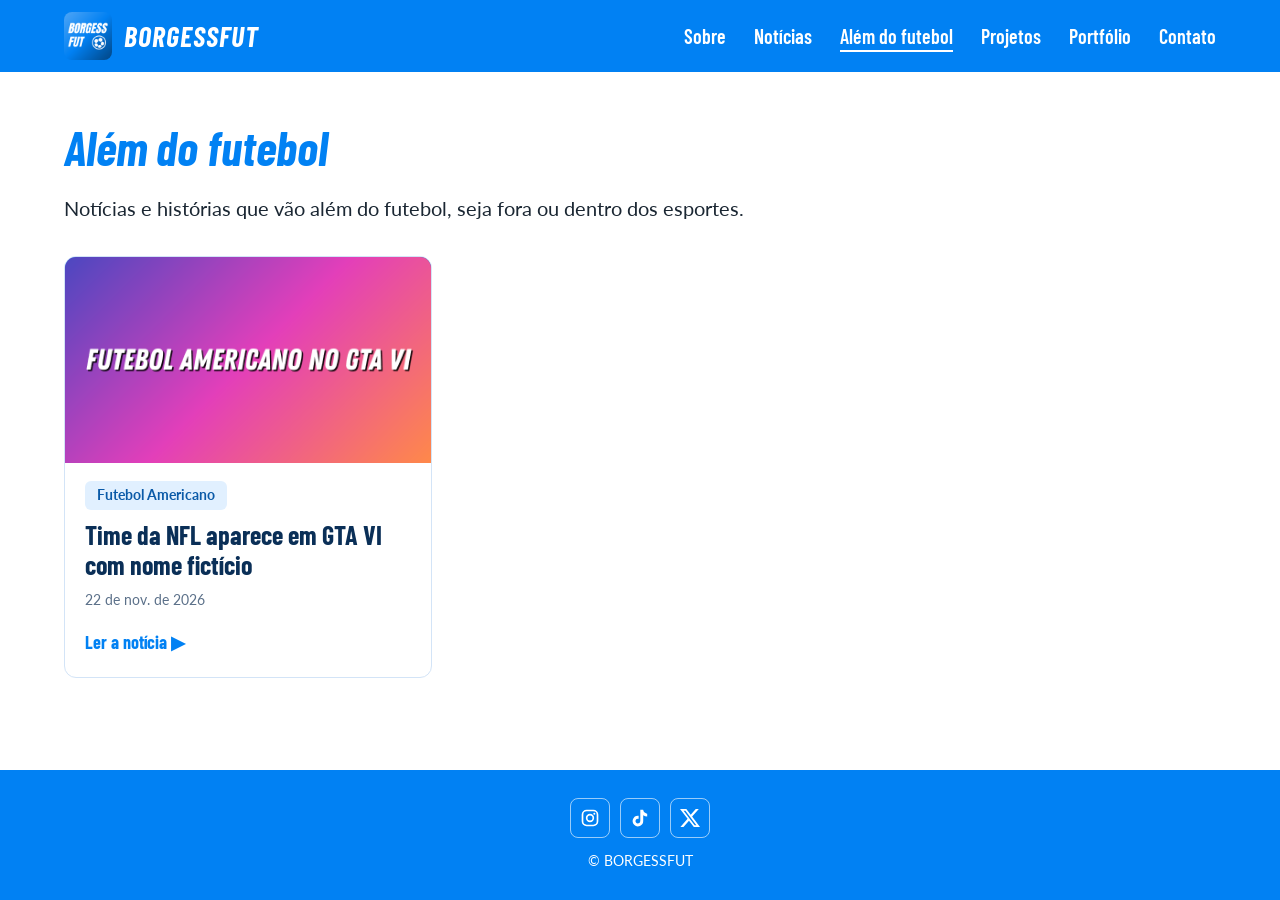
<file: alem-do-futebol.html>
<!DOCTYPE html>
<html lang="pt-BR">
<head>
  <meta charset="UTF-8">
  <meta name="viewport" content="width=device-width, initial-scale=1">
  <title>Além do futebol | BORGESSFUT</title>
  <link rel="icon" href="logo-site.png">
  <meta name="description" content="Notícias e histórias que vão além do futebol, seja fora ou dentro dos esportes.">
  <meta property="og:type" content="website">
  <meta property="og:site_name" content="BORGESSFUT">
  <meta property="og:locale" content="pt_BR">
  <meta property="og:title" content="Além do futebol | BORGESSFUT">
  <meta property="og:description" content="Notícias e histórias que vão além do futebol, seja fora ou dentro dos esportes.">
  <meta property="og:image" content="https://borgessfut.com.br/compartilhar.jpg">
  <meta property="og:image:width" content="1200">
  <meta property="og:image:height" content="630">
  <meta name="twitter:card" content="summary_large_image">
  <link rel="preconnect" href="https://fonts.googleapis.com">
  <link rel="preconnect" href="https://fonts.gstatic.com" crossorigin>
  <link href="https://fonts.googleapis.com/css2?family=Barlow+Condensed:ital,wght@0,600;0,700;1,700&family=Lato:wght@400;700&display=swap" rel="stylesheet">
  <link rel="stylesheet" href="estilo.css">
</head>
<body>
  <div id="cabecalho"></div>

  <main class="pagina larga">
    <h1>Além do futebol</h1>
     <p class="lead">Notícias e histórias que vão além do futebol, seja fora ou dentro dos esportes.</p>
    <div class="cards-noticias" id="lista"></div>
  </main>

  <div id="rodape"></div>
  <script src="site.js"></script>
  <script>
    var MESES = ['jan.', 'fev.', 'mar.', 'abr.', 'mai.', 'jun.', 'jul.', 'ago.', 'set.', 'out.', 'nov.', 'dez.'];

    function slug(t) {
      return (t || '').toLowerCase().normalize('NFD').replace(/[\u0300-\u036f]/g, '')
        .replace(/[^a-z0-9]+/g, '-').replace(/^-|-$/g, '');
    }
    function el(tag, cls, txt) {
      var e = document.createElement(tag);
      if (cls) e.className = cls;
      if (txt) e.textContent = txt;
      return e;
    }
    function dataLonga(s) {
      var p = (s || '').slice(0, 10).split('-');
      if (p.length !== 3) return '';
      return Number(p[2]) + ' de ' + MESES[Number(p[1]) - 1] + ' de ' + p[0];
    }
    function idDe(n) {
      return slug(n.titulo) + '-' + (n.data || '').slice(0, 10);
    }

    var lista = document.getElementById('lista');

    fetch('content/noticias.json')
      .then(function (r) { return r.json(); })
      .then(function (d) {
        var itens = (d.itens || []).filter(function (n) { return n.secao === 'Outros esportes'; })
          .sort(function (a, b) { return (b.data || '').localeCompare(a.data || ''); });

        if (!itens.length) {
          lista.className = '';
          lista.appendChild(el('p', 'vazio', 'Nenhuma notícia de outros esportes publicada ainda.'));
          return;
        }

        itens.forEach(function (n) {
          var a = el('a', 'card-noticia');
      a.href = 'noticia/' + idDe(n) + '.html';

          var capa = el('div', 'card-capa');
          if (n.imagem) {
            var im = el('img');
            im.src = n.imagem;
            im.alt = '';
            im.loading = 'lazy';
            capa.appendChild(im);
          }
          a.appendChild(capa);

          var corpo = el('div', 'card-corpo');
          if (n.esporte) corpo.appendChild(el('span', 'etiqueta', n.esporte));
          corpo.appendChild(el('h3', '', n.titulo));
          if (n.data) corpo.appendChild(el('p', 'card-data', dataLonga(n.data)));
          corpo.appendChild(el('span', 'card-ler', 'Ler a notícia ▶'));
          a.appendChild(corpo);
          lista.appendChild(a);
        });
      })
      .catch(function () {
        lista.className = '';
        lista.appendChild(el('p', 'vazio', 'Não foi possível carregar as notícias.'));
      });
  </script>
</body>
</html>
</file>
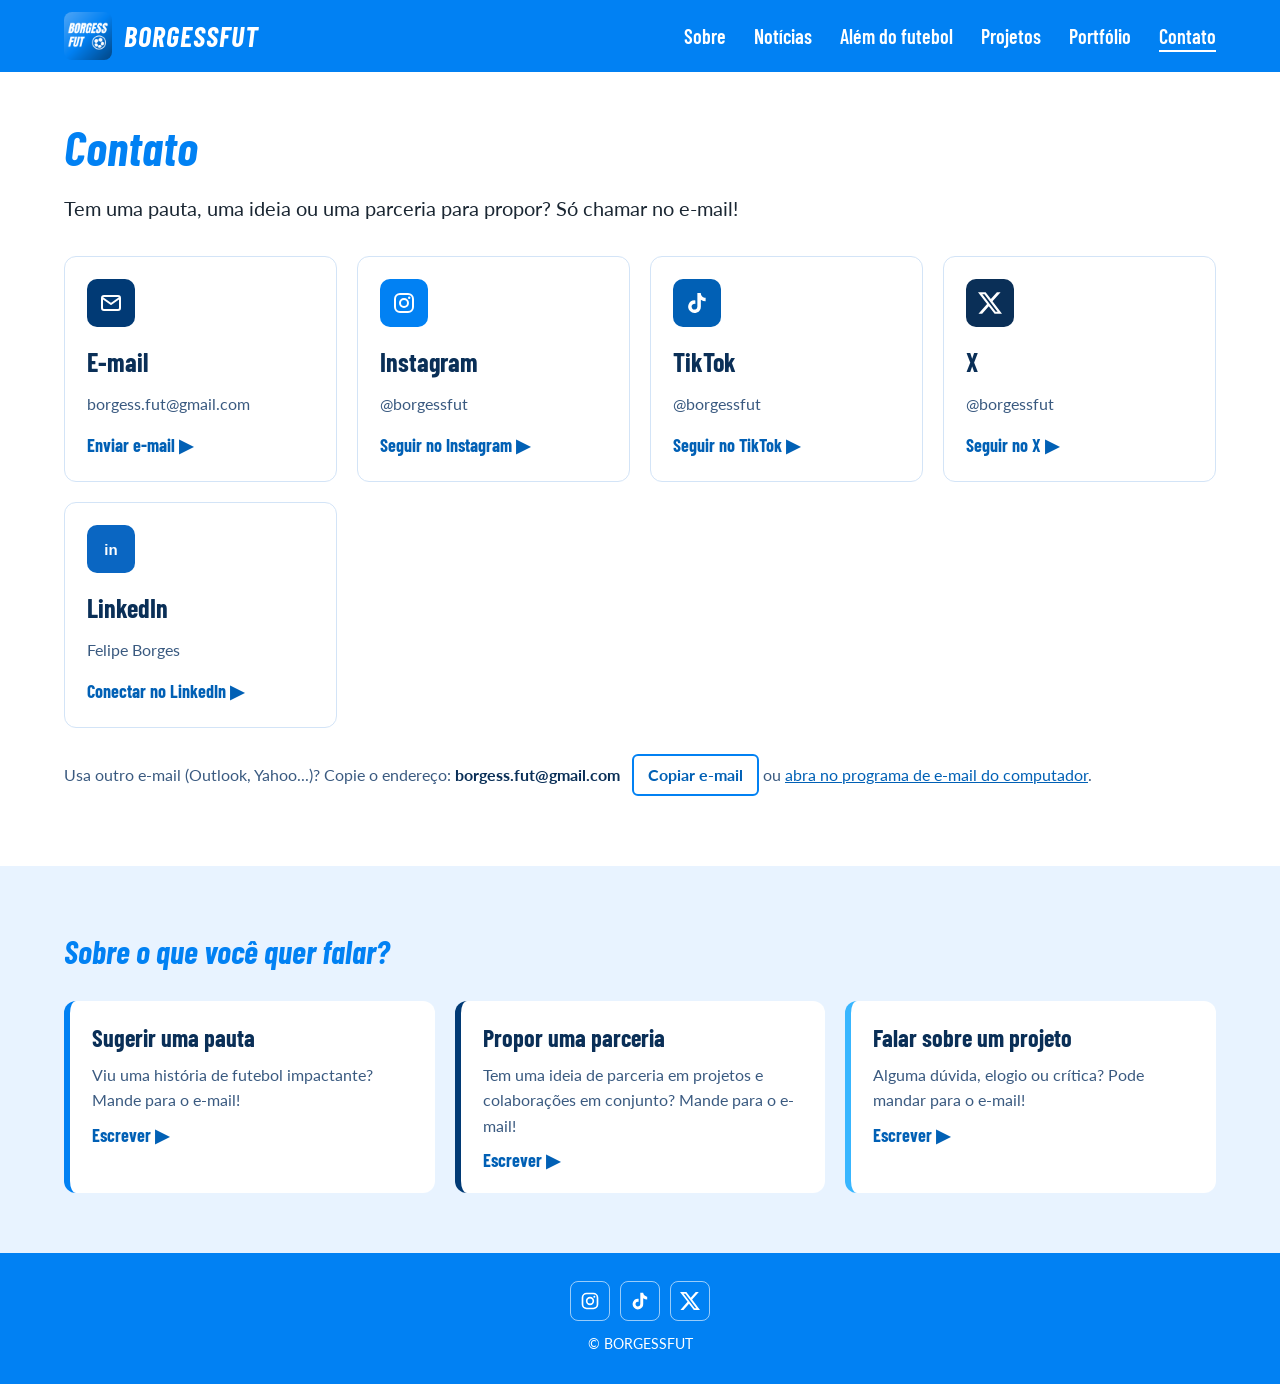
<file: contato.html>
<!DOCTYPE html>
<html lang="pt-BR">
<head>
  <meta charset="UTF-8">
  <meta name="viewport" content="width=device-width, initial-scale=1">
  <title>Contato | BORGESSFUT</title>
  <link rel="icon" href="logo-site.png">
  <meta name="description" content="Tem uma pauta, uma ideia ou uma parceria para propor? Só chamar no e-mail!">
  <meta property="og:type" content="website">
  <meta property="og:site_name" content="BORGESSFUT">
  <meta property="og:locale" content="pt_BR">
  <meta property="og:title" content="Contato | BORGESSFUT">
  <meta property="og:description" content="Tem uma pauta, uma ideia ou uma parceria para propor? Só chamar no e-mail!">
  <meta property="og:image" content="https://borgessfut.com.br/compartilhar.jpg">
  <meta property="og:image:width" content="1200">
  <meta property="og:image:height" content="630">
  <meta name="twitter:card" content="summary_large_image">
  <link rel="preconnect" href="https://fonts.googleapis.com">
  <link rel="preconnect" href="https://fonts.gstatic.com" crossorigin>
  <link href="https://fonts.googleapis.com/css2?family=Barlow+Condensed:ital,wght@0,600;0,700;1,700&family=Lato:wght@400;700&display=swap" rel="stylesheet">
  <link rel="stylesheet" href="estilo.css">
</head>
<body>
  <div id="cabecalho"></div>

  <main class="pagina larga">
    <h1>Contato</h1>
      <p class="lead">Tem uma pauta, uma ideia ou uma parceria para propor? Só chamar no e-mail!</p>

    <div class="contato-grid">

      <a class="contato-card" data-assunto="" style="--cor:#013a75">
        <span class="contato-icone">
          <svg viewBox="0 0 24 24" aria-hidden="true"><rect x="3" y="5" width="18" height="14" rx="2" fill="none" stroke="currentColor" stroke-width="2"/><path d="M3.5 7l8.5 6 8.5-6" fill="none" stroke="currentColor" stroke-width="2" stroke-linejoin="round"/></svg>
        </span>
        <h3>E-mail</h3>
        <p class="email-texto"></p>
        <span class="contato-acao">Enviar e-mail ▶</span>
      </a>

      <a class="contato-card" href="https://www.instagram.com/borgessfut/" target="_blank" rel="noopener" style="--cor:#0181f3">
        <span class="contato-icone">
          <svg viewBox="0 0 24 24" aria-hidden="true"><rect x="3" y="3" width="18" height="18" rx="5" fill="none" stroke="currentColor" stroke-width="2"/><circle cx="12" cy="12" r="4" fill="none" stroke="currentColor" stroke-width="2"/><circle cx="17.2" cy="6.8" r="1.2" fill="currentColor"/></svg>
        </span>
        <h3>Instagram</h3>
        <p>@borgessfut</p>
        <span class="contato-acao">Seguir no Instagram ▶</span>
      </a>

      <a class="contato-card" href="https://www.tiktok.com/@borgessfut" target="_blank" rel="noopener" style="--cor:#0160b5">
        <span class="contato-icone">
          <svg viewBox="0 0 24 24" aria-hidden="true"><path fill="currentColor" d="M19.59 6.69a4.83 4.83 0 0 1-3.77-4.25V2h-3.45v13.67a2.89 2.89 0 0 1-5.2 1.74 2.89 2.89 0 0 1 2.31-4.64 2.93 2.93 0 0 1 .88.13V9.4a6.84 6.84 0 0 0-1-.05A6.33 6.33 0 0 0 5 20.1a6.34 6.34 0 0 0 10.86-4.43v-7a8.16 8.16 0 0 0 4.77 1.52v-3.4a4.85 4.85 0 0 1-1-.1z"/></svg>
        </span>
        <h3>TikTok</h3>
        <p>@borgessfut</p>
        <span class="contato-acao">Seguir no TikTok ▶</span>
      </a>

      <a class="contato-card" href="https://x.com/borgessfut" target="_blank" rel="noopener" style="--cor:#0a2f57">
        <span class="contato-icone">
          <svg viewBox="0 0 24 24" aria-hidden="true"><path fill="currentColor" d="M18.901 1.153h3.68l-8.04 9.19L24 22.846h-7.406l-5.8-7.584-6.638 7.584H.474l8.6-9.83L0 1.154h7.594l5.243 6.932ZM17.61 20.644h2.039L6.486 3.24H4.298Z"/></svg>
        </span>
        <h3>X</h3>
        <p>@borgessfut</p>
        <span class="contato-acao">Seguir no X ▶</span>
      </a>
      
      <a class="contato-card" href="https://www.linkedin.com/in/SEU-PERFIL/" target="_blank" rel="noopener" style="--cor:#0a66c2">
        <span class="contato-icone">
          <svg viewBox="0 0 24 24" aria-hidden="true"><text x="12" y="17.5" text-anchor="middle" font-family="Arial, sans-serif" font-weight="800" font-size="15" fill="currentColor">in</text></svg>
        </span>
        <h3>LinkedIn</h3>
        <p>Felipe Borges</p>
        <span class="contato-acao">Conectar no LinkedIn ▶</span>
      </a>

    </div>

    <p class="copiar-linha">
      Usa outro e-mail (Outlook, Yahoo...)? Copie o endereço:
      <strong class="email-texto"></strong>
      <button type="button" id="copiar" class="btn-copiar">Copiar e-mail</button>
      ou <a id="link-mailto" href="#">abra no programa de e-mail do computador</a>.
    </p>
  </main>

  <section class="clara cresce">
    <h2>Sobre o que você quer falar?</h2>
    <div class="assuntos-grid">

      <a class="assunto" data-assunto="Sugestão de pauta" style="--cor:#0181f3">
        <h3>Sugerir uma pauta</h3>
             <p>Viu uma história de futebol impactante? Mande para o e-mail!</p>
        <span class="contato-acao">Escrever ▶</span>
      </a>

      <a class="assunto" data-assunto="Parceria" style="--cor:#013a75">
        <h3>Propor uma parceria</h3>
        <p>Tem uma ideia de parceria em projetos e colaborações em conjunto? Mande para o e-mail!</p>
        <span class="contato-acao">Escrever ▶</span>
      </a>

      <a class="assunto" data-assunto="Sobre os projetos do BORGESSFUT" style="--cor:#38b6ff">
        <h3>Falar sobre um projeto</h3>
        <p>Alguma dúvida, elogio ou crítica? Pode mandar para o e-mail!</p>
        <span class="contato-acao">Escrever ▶</span>
      </a>

    </div>
  </section>

  <div id="rodape"></div>
  <script src="site.js"></script>
  <script>
    var EMAIL = 'borgess.fut@gmail.com';

    function gmail(assunto) {
      return 'https://mail.google.com/mail/?view=cm&fs=1&to=' + encodeURIComponent(EMAIL) +
        (assunto ? '&su=' + encodeURIComponent(assunto) : '');
    }

    // Botões: abrem o Gmail no navegador, com o assunto preenchido
    document.querySelectorAll('[data-assunto]').forEach(function (a) {
      a.href = gmail(a.getAttribute('data-assunto'));
      a.target = '_blank';
      a.rel = 'noopener';
    });

    document.querySelectorAll('.email-texto').forEach(function (e) {
      e.textContent = EMAIL;
    });

    document.getElementById('link-mailto').href = 'mailto:' + EMAIL;

    // Botão de copiar o endereço
    document.getElementById('copiar').addEventListener('click', function () {
      var b = this;
      function ok() {
        b.textContent = 'Copiado ✓';
        setTimeout(function () { b.textContent = 'Copiar e-mail'; }, 2000);
      }
      if (navigator.clipboard && navigator.clipboard.writeText) {
        navigator.clipboard.writeText(EMAIL).then(ok, function () { b.textContent = EMAIL; });
      } else {
        b.textContent = EMAIL;
      }
    });
  </script>
</body>
</html>
</file>
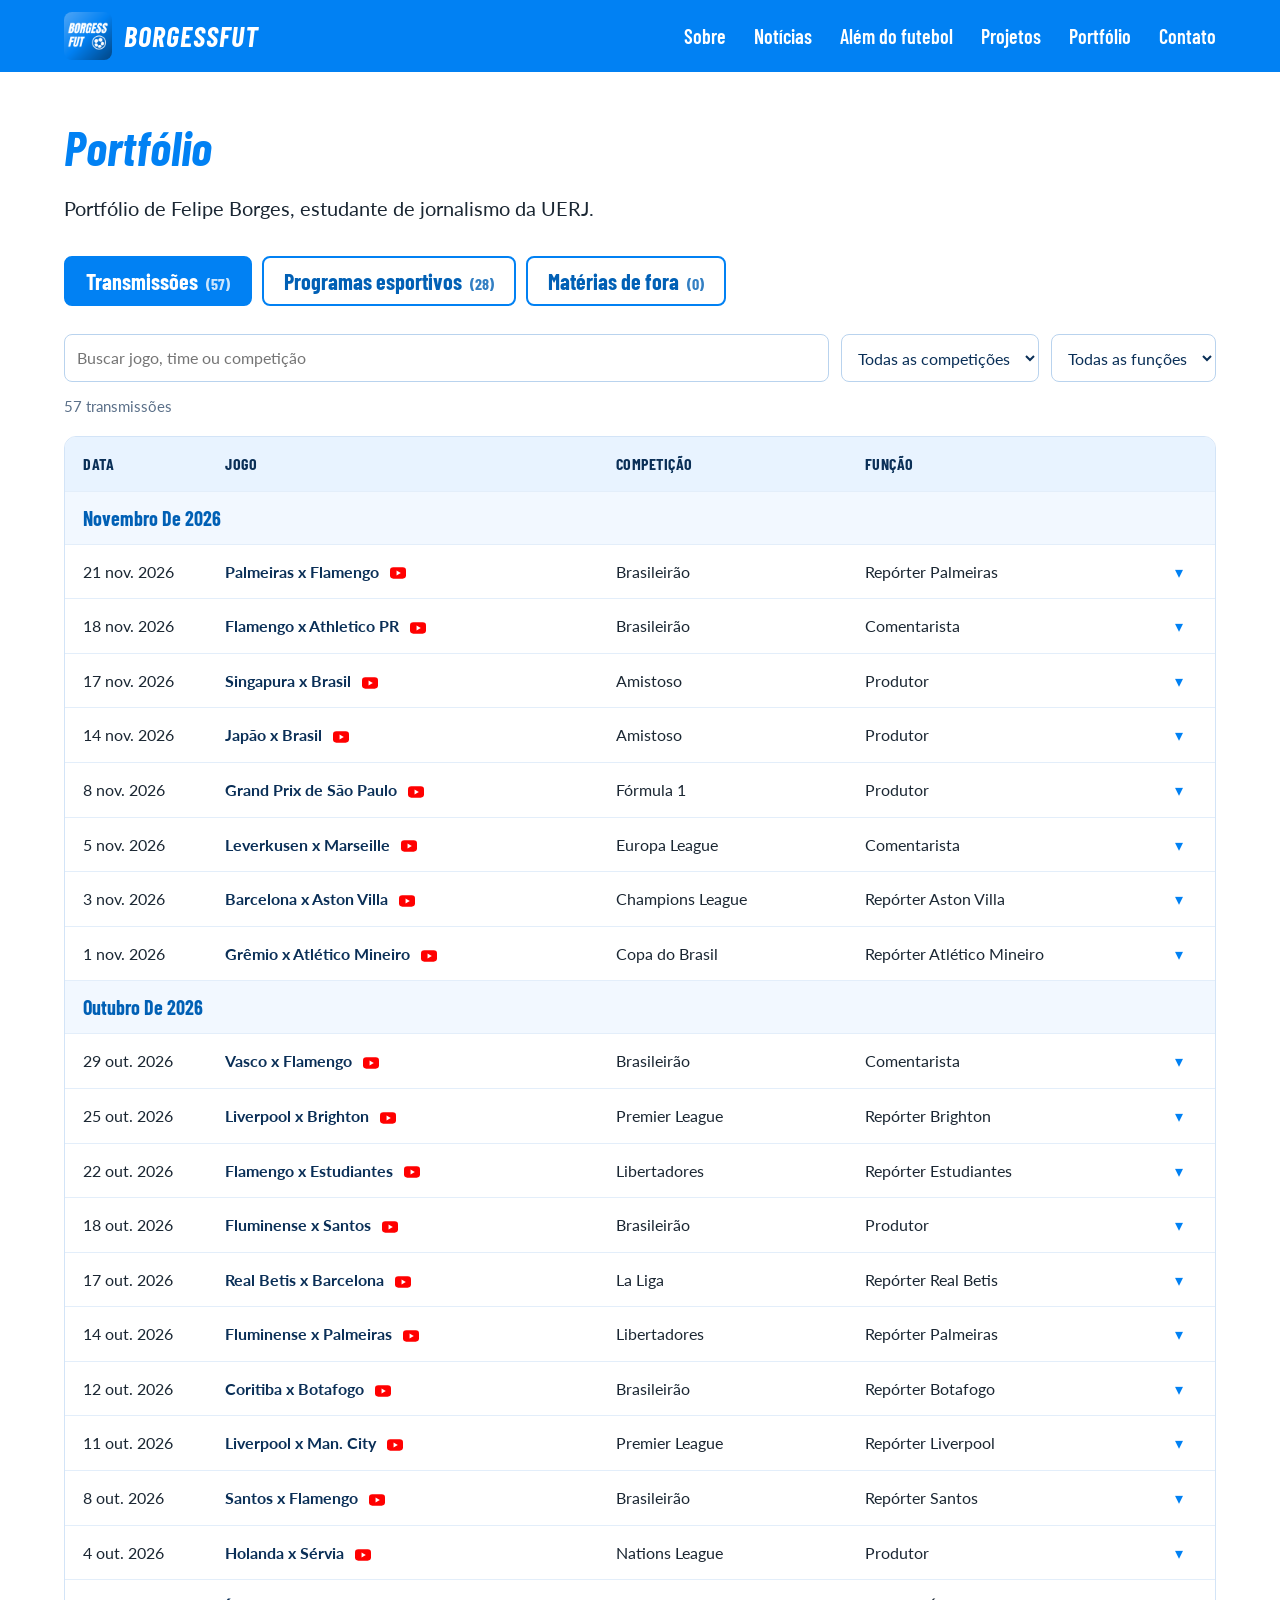
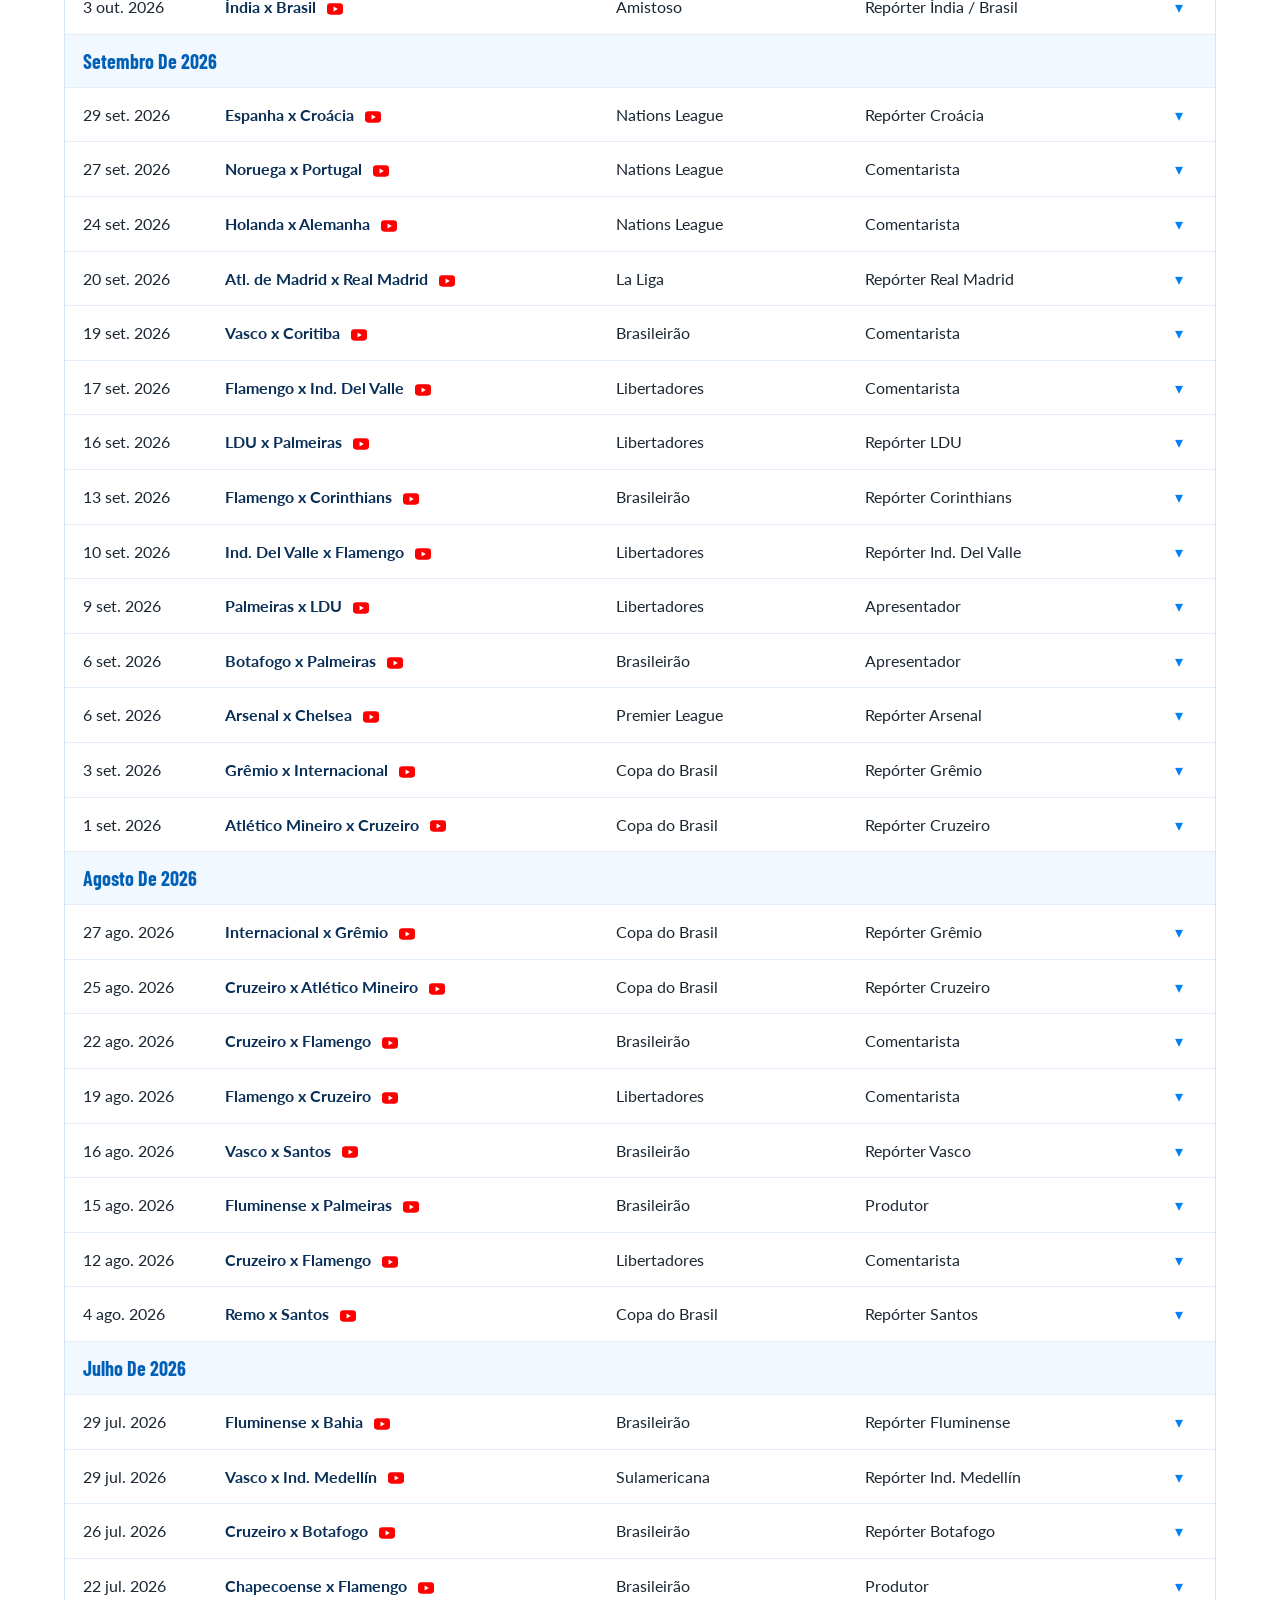
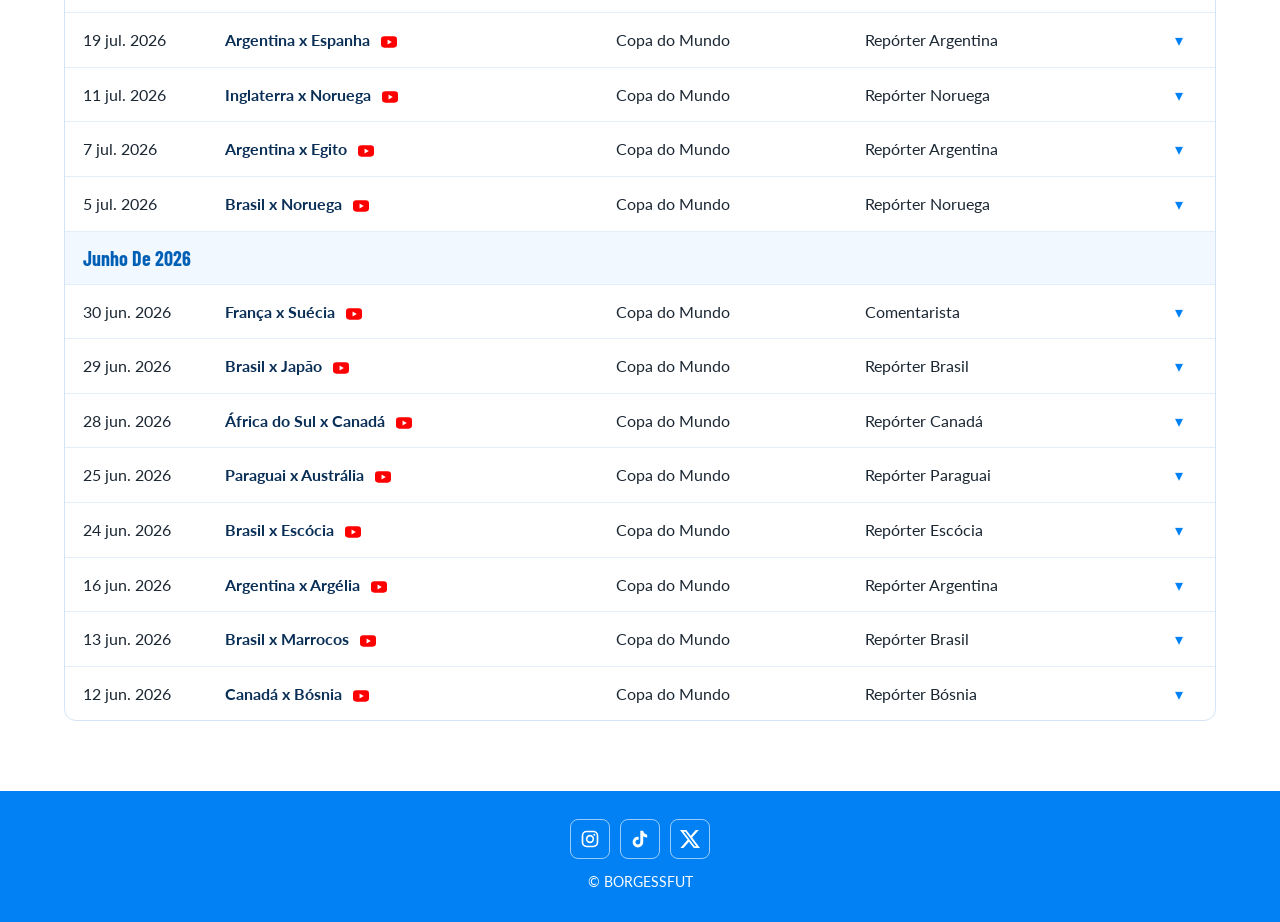
<file: portfolio (1).html>
<!DOCTYPE html>
<html lang="pt-BR">
<head>
  <meta charset="UTF-8">
  <meta name="viewport" content="width=device-width, initial-scale=1">
  <title>Portfólio | BORGESSFUT</title>
  <link rel="icon" href="logo-site.png">
  <meta name="description" content="Portfólio de Felipe Borges, estudante de jornalismo da UERJ.">
  <meta property="og:type" content="website">
  <meta property="og:site_name" content="BORGESSFUT">
  <meta property="og:locale" content="pt_BR">
  <meta property="og:title" content="Portfólio | BORGESSFUT">
  <meta property="og:description" content="Portfólio de Felipe Borges, estudante de jornalismo da UERJ.">
  <meta property="og:image" content="https://borgessfut.com.br/compartilhar.jpg">
  <meta property="og:image:width" content="1200">
  <meta property="og:image:height" content="630">
  <meta name="twitter:card" content="summary_large_image">
  <link rel="preconnect" href="https://fonts.googleapis.com">
  <link rel="preconnect" href="https://fonts.gstatic.com" crossorigin>
  <link href="https://fonts.googleapis.com/css2?family=Barlow+Condensed:ital,wght@0,600;0,700;1,700&family=Lato:wght@400;700&display=swap" rel="stylesheet">
  <link rel="stylesheet" href="estilo.css">
</head>
<body>
  <div id="cabecalho"></div>

  <main class="pagina larga">
    <h1>Portfólio</h1>
    <p class="lead">Portfólio de Felipe Borges, estudante de jornalismo da UERJ.</p>

    <div class="abas" role="tablist">
      <button type="button" class="aba ativa" role="tab" data-aba="transmissoes" aria-selected="true">Transmissões <span class="conta" id="n-transmissoes"></span></button>
      <button type="button" class="aba" role="tab" data-aba="programas" aria-selected="false">Programas esportivos <span class="conta" id="n-programas"></span></button>
      <button type="button" class="aba" role="tab" data-aba="materias" aria-selected="false">Matérias de fora <span class="conta" id="n-materias"></span></button>
    </div>

    <div id="aba-transmissoes">
      <div class="filtros">
        <input type="search" id="tx-busca" placeholder="Buscar jogo, time ou competição" aria-label="Buscar">
        <select id="tx-f1" aria-label="Competição"><option value="">Todas as competições</option></select>
        <select id="tx-f2" aria-label="Função"><option value="">Todas as funções</option></select>
      </div>
      <p class="contagem" id="tx-contagem"></p>
      <div class="tabela" id="tx-tabela"></div>
    </div>

    <div id="aba-programas" hidden>
      <div class="filtros">
        <input type="search" id="pg-busca" placeholder="Buscar programa ou função" aria-label="Buscar">
        <select id="pg-f1" aria-label="Programa"><option value="">Todos os programas</option></select>
        <select id="pg-f2" aria-label="Função"><option value="">Todas as funções</option></select>
      </div>
      <p class="contagem" id="pg-contagem"></p>
      <div class="tabela" id="pg-tabela"></div>
    </div>

    <div id="aba-materias" hidden>
      <div class="cards-noticias" id="lista-materias"></div>
    </div>
  </main>

  <div id="rodape"></div>
  <script src="site.js"></script>
  <script>
    var MESES_CURTOS = ['jan.', 'fev.', 'mar.', 'abr.', 'mai.', 'jun.', 'jul.', 'ago.', 'set.', 'out.', 'nov.', 'dez.'];
    var MESES_LONGOS = ['janeiro', 'fevereiro', 'março', 'abril', 'maio', 'junho', 'julho', 'agosto', 'setembro', 'outubro', 'novembro', 'dezembro'];
    var ABAS = ['transmissoes', 'programas', 'materias'];
    var PODE_HOVER = window.matchMedia && window.matchMedia('(hover: hover)').matches;

    function el(tag, cls, txt) {
      var e = document.createElement(tag);
      if (cls) e.className = cls;
      if (txt) e.textContent = txt;
      return e;
    }
    function norm(s) {
      return (s || '').toLowerCase().normalize('NFD').replace(/[\u0300-\u036f]/g, '');
    }
    function partes(s) {
      var p = (s || '').slice(0, 10).split('-');
      return p.length === 3 ? p : null;
    }
    function dataCurta(s) {
      var p = partes(s);
      return p ? Number(p[2]) + ' ' + MESES_CURTOS[Number(p[1]) - 1] + ' ' + p[0] : '';
    }
    function dataLonga(s) {
      var p = partes(s);
      return p ? Number(p[2]) + ' de ' + MESES_CURTOS[Number(p[1]) - 1] + ' de ' + p[0] : '';
    }
    function mesAno(s) {
      var p = partes(s);
      return p ? MESES_LONGOS[Number(p[1]) - 1] + ' de ' + p[0] : '';
    }
    function youtubeId(url) {
      var m = (url || '').match(/(?:youtu\.be\/|youtube\.com\/(?:watch\?(?:.*&)?v=|shorts\/|embed\/|live\/))([A-Za-z0-9_-]{11})/);
      return m ? m[1] : null;
    }
    function linkOk(u) { return /^https?:\/\//.test(u || ''); }
    function thumbDe(t) {
      if (t.imagem) return t.imagem;
      var id = youtubeId(t.link);
      return id ? 'https://i.ytimg.com/vi/' + id + '/hqdefault.jpg' : '';
    }
    function iconeYT(cls) {
      var s = el('span', cls || 'ico-yt');
      s.innerHTML = '<svg viewBox="0 0 24 24" aria-hidden="true"><rect x="0" y="3.5" width="24" height="17" rx="5" fill="#ff0000"/><path d="M9.8 8.3 16.2 12 9.8 15.7z" fill="#ffffff"/></svg>';
      return s;
    }
    // Descobre o título do vídeo do YouTube (como o "chip" do Google Planilhas) e guarda no navegador
    function tituloYouTube(link, cb) {
      var id = youtubeId(link);
      if (!id) return;
      try {
        var guardado = localStorage.getItem('yt-titulo:' + id);
        if (guardado) { cb(guardado); return; }
      } catch (e) {}
      var alvo = 'https://www.youtube.com/watch?v=' + id;
      var tentativas = [
        'https://www.youtube.com/oembed?format=json&url=' + encodeURIComponent(alvo),
        'https://noembed.com/embed?url=' + encodeURIComponent(alvo)
      ];
      (function tentar(i) {
        if (i >= tentativas.length) return;
        fetch(tentativas[i])
          .then(function (r) { return r.json(); })
          .then(function (d) {
            if (d && d.title) {
              try { localStorage.setItem('yt-titulo:' + id, d.title); } catch (e) {}
              cb(d.title);
            } else {
              tentar(i + 1);
            }
          })
          .catch(function () { tentar(i + 1); });
      })(0);
    }
    function carregar(url) {
      return fetch(url)
        .then(function (r) { return r.json(); })
        .then(function (d) { return d.itens || []; })
        .catch(function () { return []; });
    }
    function porData(lista) {
      return lista.slice().sort(function (a, b) { return (b.data || '').localeCompare(a.data || ''); });
    }

    // ---------- Miniatura que acompanha o mouse ----------
    var prev = null, prevImg = null;
    function criarPrev() {
      prev = el('div', 'prev');
      prevImg = el('img');
      prevImg.alt = '';
      prev.appendChild(prevImg);
      document.body.appendChild(prev);
    }
    function moverPrev(x, y) {
      if (!prev) return;
      var w = 286, h = 166;
      var nx = x + 20, ny = y + 20;
      if (nx + w > window.innerWidth - 10) nx = x - w - 20;
      if (ny + h > window.innerHeight - 10) ny = y - h - 20;
      prev.style.left = Math.max(10, nx) + 'px';
      prev.style.top = Math.max(10, ny) + 'px';
    }
    function mostrarPrev(src, x, y) {
      if (!prev) criarPrev();
      prevImg.src = src;
      moverPrev(x, y);
      prev.classList.add('on');
    }
    function esconderPrev() {
      if (prev) prev.classList.remove('on');
    }

    // ---------- Lista interativa (usada em Transmissões e Programas) ----------
    function tabelaInterativa(o) {
      var itens = porData(o.itens);
      var tabela = document.getElementById(o.prefixo + '-tabela');
      var campoBusca = document.getElementById(o.prefixo + '-busca');
      var sel1 = document.getElementById(o.prefixo + '-f1');
      var sel2 = document.getElementById(o.prefixo + '-f2');
      var contagem = document.getElementById(o.prefixo + '-contagem');

      function linha(t) {
        var wrap = el('div', 'linha');
        var tr = el('div', 'tr');
        tr.tabIndex = 0;
        tr.setAttribute('role', 'button');
        tr.setAttribute('aria-expanded', 'false');

        tr.appendChild(el('span', 'c-data', dataCurta(t.data)));
        var spanTitulo = el('span', 'c-jogo', o.titulo(t));
        if (youtubeId(t.link)) spanTitulo.appendChild(iconeYT('ico-yt'));
        tr.appendChild(spanTitulo);
        tr.appendChild(el('span', 'c-comp', o.col3(t)));
        tr.appendChild(el('span', 'c-func', t.funcao));
        tr.appendChild(el('span', 'c-meta', [dataCurta(t.data), o.col3(t), t.funcao].filter(Boolean).join(' · ')));
        tr.appendChild(el('span', 'c-seta', '▾'));
        wrap.appendChild(tr);

        var thumb = thumbDe(t);
        var temLink = linkOk(t.link);
        var det = el('div', 'det');
        var caixa = null;

        if (thumb || temLink) {
          caixa = el(temLink ? 'a' : 'div', 'det-thumb');
          if (temLink) {
            caixa.href = t.link;
            caixa.target = '_blank';
            caixa.rel = 'noopener';
            caixa.setAttribute('aria-label', 'Assistir ' + o.titulo(t));
          }
          caixa.appendChild(el('span', 'play', '▶'));
          det.appendChild(caixa);
        }

        var info = el('div', 'det-info');
        info.appendChild(el('h3', '', o.titulo(t)));
        var sub = o.sub(t);
        if (sub) info.appendChild(el('p', '', sub));
        if (t.funcao) info.appendChild(el('p', '', 'Função: ' + t.funcao));
        if (t.data) info.appendChild(el('p', '', dataLonga(t.data)));
        var buscarTitulo = null;
        if (temLink && youtubeId(t.link)) {
          var chip = el('a', 'chip-yt');
          chip.href = t.link;
          chip.target = '_blank';
          chip.rel = 'noopener';
          chip.appendChild(iconeYT('ico-yt'));
          var rotuloChip = el('span', 'chip-yt-titulo', 'Assistir no YouTube');
          chip.appendChild(rotuloChip);
          info.appendChild(chip);
          buscarTitulo = function () {
            tituloYouTube(t.link, function (titulo) { rotuloChip.textContent = titulo; });
          };
        } else if (temLink) {
          var b = el('a', 'botao', 'Assistir ▶');
          b.href = t.link;
          b.target = '_blank';
          b.rel = 'noopener';
          info.appendChild(b);
        } else {
          info.appendChild(el('p', '', 'Vídeo em breve.'));
        }
        det.appendChild(info);
        wrap.appendChild(det);

        function alternar() {
          var aberta = wrap.classList.toggle('aberta');
          tr.setAttribute('aria-expanded', aberta ? 'true' : 'false');
          if (aberta && caixa && thumb && !caixa.querySelector('img')) {
            var im = el('img');
            im.alt = '';
            im.src = thumb;
            caixa.insertBefore(im, caixa.firstChild);
          }
          if (aberta && buscarTitulo) { buscarTitulo(); buscarTitulo = null; }
          esconderPrev();
        }
        tr.addEventListener('click', alternar);
        tr.addEventListener('keydown', function (e) {
          if (e.key === 'Enter' || e.key === ' ') { e.preventDefault(); alternar(); }
        });

        if (thumb && PODE_HOVER) {
          tr.addEventListener('mouseenter', function (e) {
            if (!wrap.classList.contains('aberta')) mostrarPrev(thumb, e.clientX, e.clientY);
          });
          tr.addEventListener('mousemove', function (e) { moverPrev(e.clientX, e.clientY); });
          tr.addEventListener('mouseleave', esconderPrev);
        }
        return wrap;
      }

      function desenhar() {
        var q = norm(campoBusca.value);
        var v1 = sel1.value;
        var v2 = sel2.value;

        var lista = itens.filter(function (t) {
          if (v1 && o.filtro1(t) !== v1) return false;
          if (v2 && (t.funcao || '').split(' ')[0] !== v2) return false;
          if (q && norm(o.busca(t)).indexOf(q) < 0) return false;
          return true;
        });

        tabela.innerHTML = '';
        esconderPrev();
        contagem.textContent = lista.length + (lista.length === 1 ? o.singular : o.plural);

        if (!lista.length) {
          tabela.appendChild(el('p', 'vazio', o.vazio));
          return;
        }

        var cab = el('div', 'tr tr-cab');
        o.cab.concat(['']).forEach(function (x) { cab.appendChild(el('span', '', x)); });
        tabela.appendChild(cab);

        var mesAtual = '';
        lista.forEach(function (t) {
          var m = mesAno(t.data);
          if (m !== mesAtual) { mesAtual = m; tabela.appendChild(el('div', 'mes', m)); }
          tabela.appendChild(linha(t));
        });
      }

      // Opções dos filtros
      var op1 = {}, op2 = {};
      itens.forEach(function (t) {
        var a = o.filtro1(t);
        if (a) op1[a] = true;
        var f = (t.funcao || '').split(' ')[0];
        if (f) op2[f] = true;
      });
      Object.keys(op1).sort().forEach(function (c) {
        var op = el('option', '', c); op.value = c; sel1.appendChild(op);
      });
      Object.keys(op2).sort().forEach(function (f) {
        var op = el('option', '', f); op.value = f; sel2.appendChild(op);
      });

      desenhar();
      [campoBusca, sel1, sel2].forEach(function (c) { c.addEventListener('input', desenhar); });
    }

    // ---------- Aba Matérias de fora ----------
    function cartaoMateria(p) {
      var temLink = linkOk(p.link);
      var c = el(temLink ? 'a' : 'div', 'card-noticia');
      if (temLink) { c.href = p.link; c.target = '_blank'; c.rel = 'noopener'; }

      var capa = el('div', 'card-capa');
      if (p.imagem) {
        var im = el('img');
        im.src = p.imagem;
        im.alt = '';
        im.loading = 'lazy';
        capa.appendChild(im);
      }
      c.appendChild(capa);

      var corpo = el('div', 'card-corpo');
      if (p.tipo) corpo.appendChild(el('span', 'etiqueta' + (p.tipo === 'Vídeo' ? '' : ' texto'), p.tipo));
      corpo.appendChild(el('h3', '', p.titulo));
      var linhaMeta = [p.veiculo, dataLonga(p.data)].filter(Boolean).join(' · ');
      if (linhaMeta) corpo.appendChild(el('p', 'card-data', linhaMeta));
      if (p.resumo) corpo.appendChild(el('p', 'card-resumo', p.resumo));
      if (temLink) corpo.appendChild(el('span', 'card-ler', 'Ler matéria ▶'));
      c.appendChild(corpo);
      return c;
    }

    function preencherLista(id, itens, criar, vazio) {
      var area = document.getElementById(id);
      if (!itens.length) {
        area.className = '';
        area.appendChild(el('p', 'vazio', vazio));
        return;
      }
      itens.forEach(function (x) { area.appendChild(criar(x)); });
    }

    // ---------- Abas ----------
    function ir(nome) {
      if (ABAS.indexOf(nome) < 0) nome = 'transmissoes';
      ABAS.forEach(function (a) {
        document.getElementById('aba-' + a).hidden = (a !== nome);
        var b = document.querySelector('[data-aba="' + a + '"]');
        b.classList.toggle('ativa', a === nome);
        b.setAttribute('aria-selected', a === nome ? 'true' : 'false');
      });
      if (history.replaceState) history.replaceState(null, '', '#' + nome);
      esconderPrev();
    }
    document.querySelectorAll('[data-aba]').forEach(function (b) {
      b.addEventListener('click', function () { ir(b.getAttribute('data-aba')); });
    });
    ir(location.hash.replace('#', ''));

    // ---------- Carregar os dados do painel ----------
    Promise.all([
      carregar('content/transmissoes.json'),
      carregar('content/programas.json'),
      carregar('content/portfolio.json')
    ]).then(function (res) {
      var transmissoes = res[0];
      var programas = res[1];
      var materias = porData(res[2]);

      document.getElementById('n-transmissoes').textContent = '(' + transmissoes.length + ')';
      document.getElementById('n-programas').textContent = '(' + programas.length + ')';
      document.getElementById('n-materias').textContent = '(' + materias.length + ')';

      tabelaInterativa({
        itens: transmissoes,
        prefixo: 'tx',
        cab: ['Data', 'Jogo', 'Competição', 'Função'],
        titulo: function (t) { return t.jogo; },
        col3: function (t) { return t.competicao; },
        filtro1: function (t) { return t.competicao; },
        sub: function (t) {
          return [t.competicao, (t.esporte && t.esporte !== 'Futebol') ? t.esporte : ''].filter(Boolean).join(' · ');
        },
        busca: function (t) { return [t.jogo, t.competicao, t.funcao, t.esporte].join(' '); },
        singular: ' transmissão',
        plural: ' transmissões',
        vazio: 'Nenhuma transmissão encontrada.'
      });

      tabelaInterativa({
        itens: programas,
        prefixo: 'pg',
        cab: ['Data', 'Programa', 'Esporte', 'Função'],
        titulo: function (t) { return t.programa || t.titulo; },
        col3: function (t) { return t.esporte; },
        filtro1: function (t) { return t.programa || t.titulo; },
        sub: function (t) { return t.esporte; },
        busca: function (t) { return [t.programa || t.titulo, t.esporte, t.funcao].join(' '); },
        singular: ' participação',
        plural: ' participações',
        vazio: 'Nenhum programa encontrado.'
      });

      preencherLista('lista-materias', materias, cartaoMateria, 'Nenhuma matéria publicada ainda.');
    });
  </script>
</body>
</html>
</file>
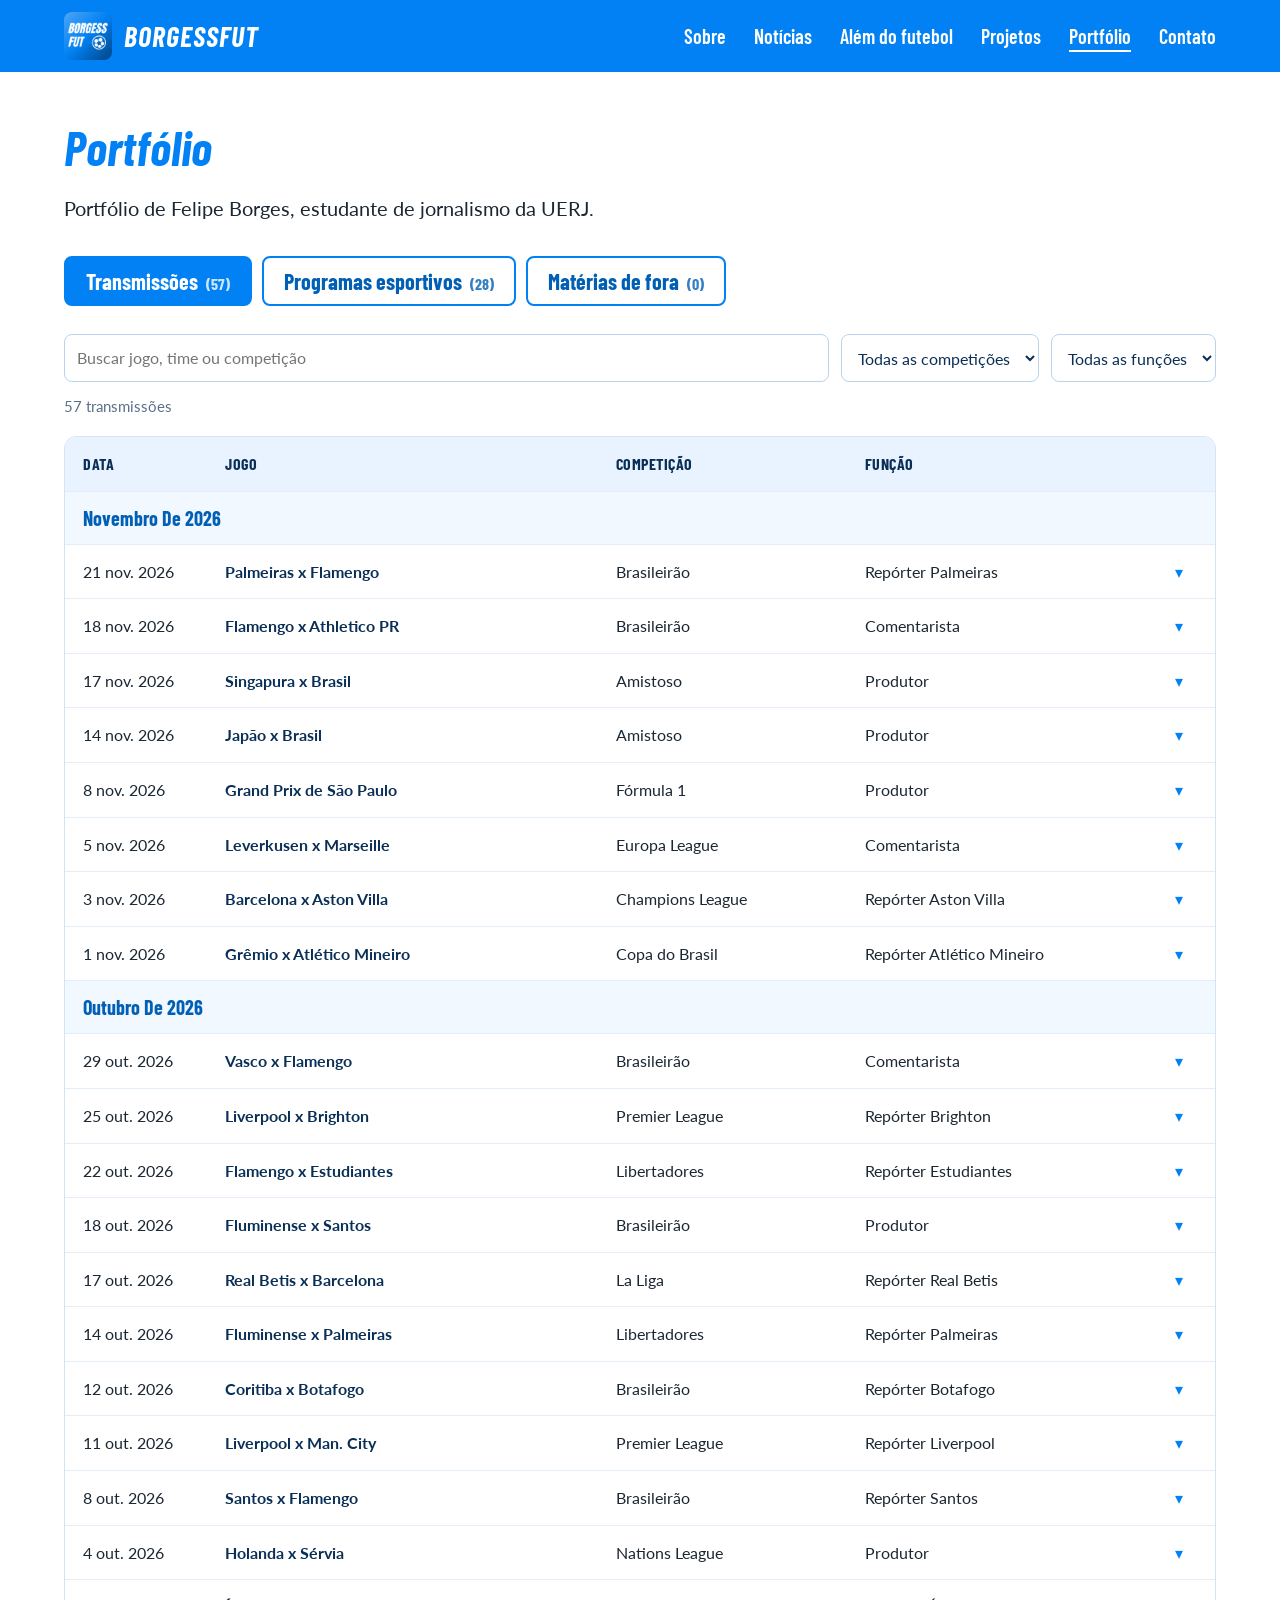
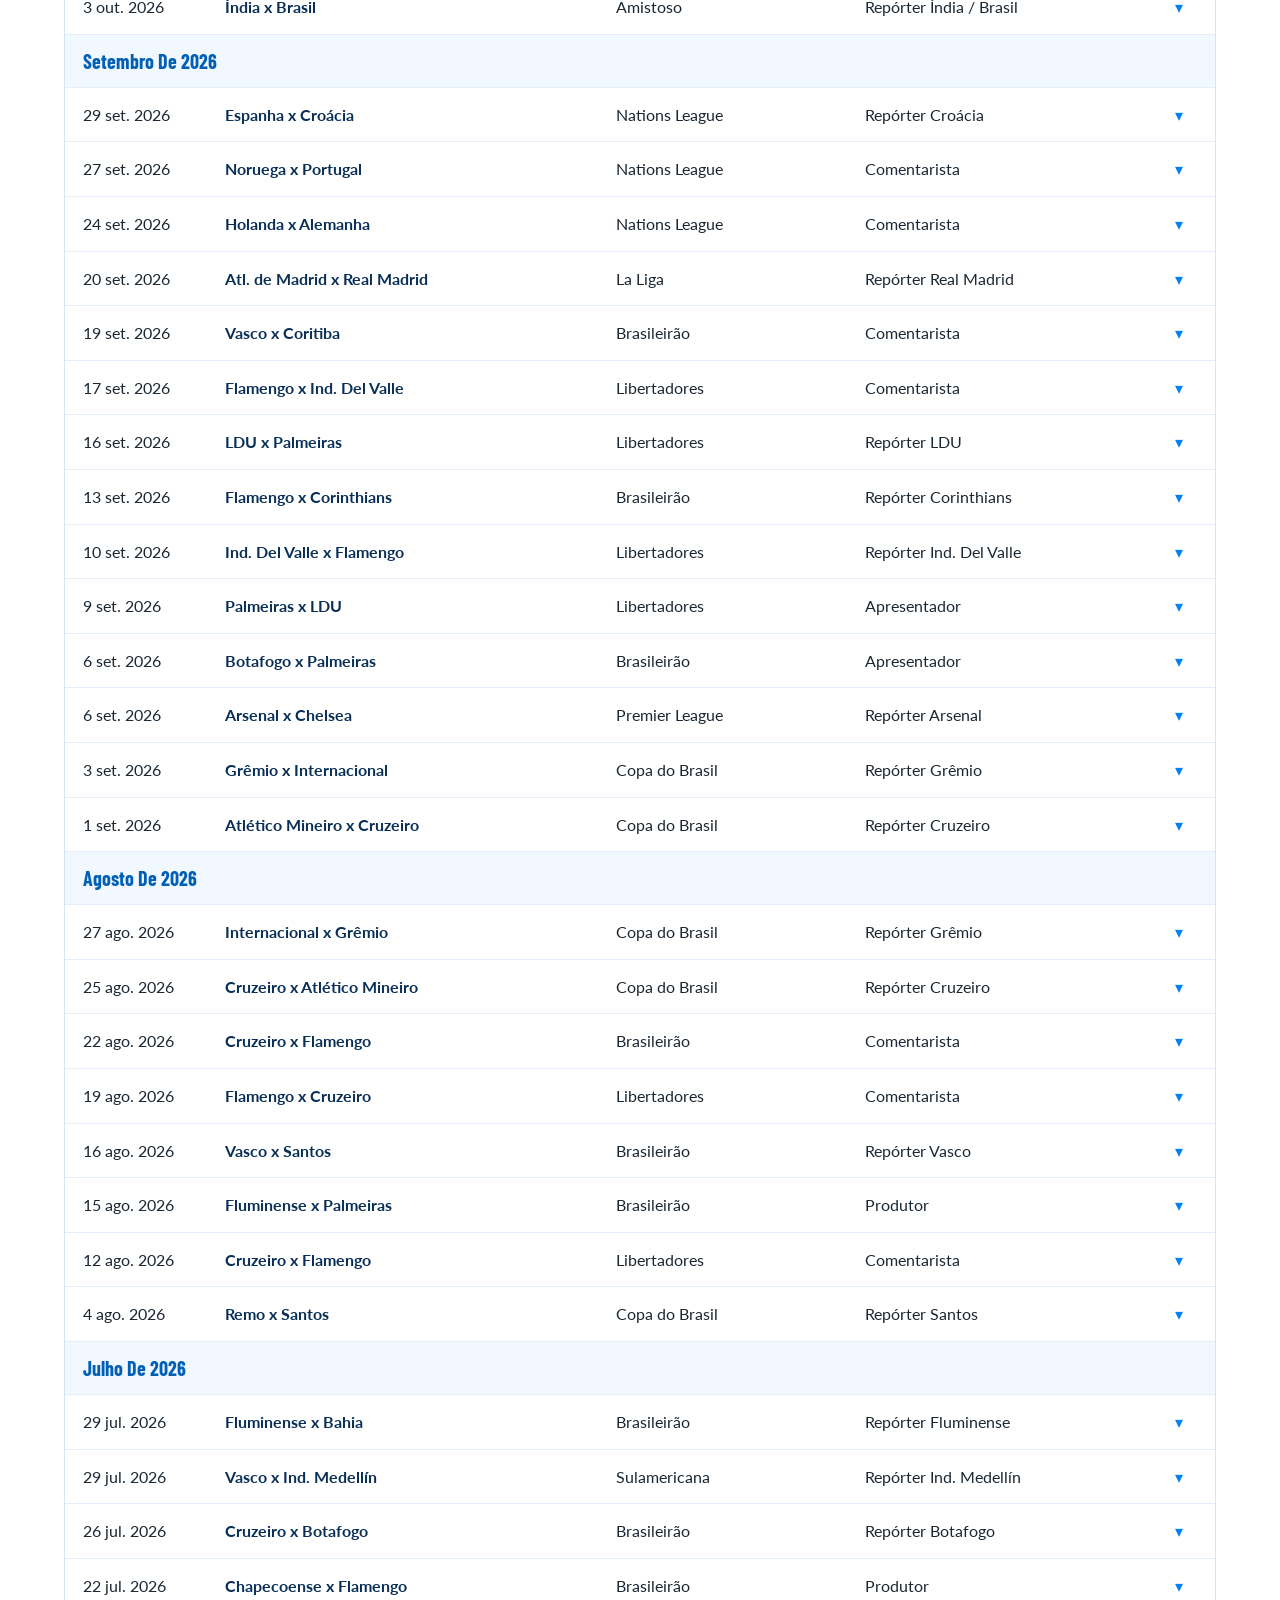
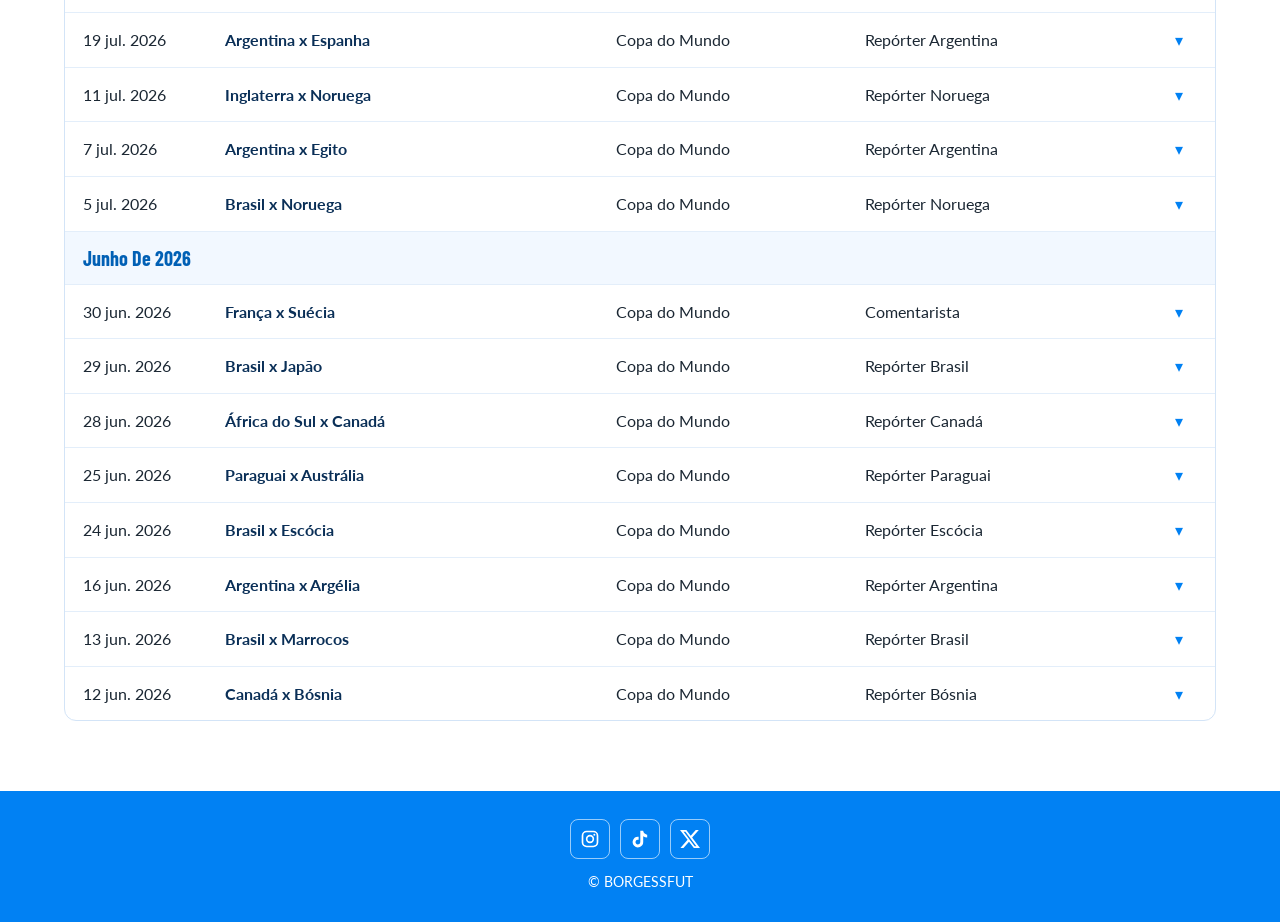
<file: portfolio.html>
<!DOCTYPE html>
<html lang="pt-BR">
<head>
  <meta charset="UTF-8">
  <meta name="viewport" content="width=device-width, initial-scale=1">
  <title>Portfólio | BORGESSFUT</title>
  <link rel="icon" href="logo-site.png">
  <meta name="description" content="Portfólio de Felipe Borges, estudante de jornalismo da UERJ.">
  <meta property="og:type" content="website">
  <meta property="og:site_name" content="BORGESSFUT">
  <meta property="og:locale" content="pt_BR">
  <meta property="og:title" content="Portfólio | BORGESSFUT">
  <meta property="og:description" content="Portfólio de Felipe Borges, estudante de jornalismo da UERJ.">
  <meta property="og:image" content="https://borgessfut.com.br/compartilhar.jpg">
  <meta property="og:image:width" content="1200">
  <meta property="og:image:height" content="630">
  <meta name="twitter:card" content="summary_large_image">
  <link rel="preconnect" href="https://fonts.googleapis.com">
  <link rel="preconnect" href="https://fonts.gstatic.com" crossorigin>
  <link href="https://fonts.googleapis.com/css2?family=Barlow+Condensed:ital,wght@0,600;0,700;1,700&family=Lato:wght@400;700&display=swap" rel="stylesheet">
  <link rel="stylesheet" href="estilo.css">
</head>
<body>
  <div id="cabecalho"></div>

  <main class="pagina larga">
    <h1>Portfólio</h1>
    <p class="lead">Portfólio de Felipe Borges, estudante de jornalismo da UERJ.</p>

    <div class="abas" role="tablist">
      <button type="button" class="aba ativa" role="tab" data-aba="transmissoes" aria-selected="true">Transmissões <span class="conta" id="n-transmissoes"></span></button>
      <button type="button" class="aba" role="tab" data-aba="programas" aria-selected="false">Programas esportivos <span class="conta" id="n-programas"></span></button>
      <button type="button" class="aba" role="tab" data-aba="materias" aria-selected="false">Matérias de fora <span class="conta" id="n-materias"></span></button>
    </div>

    <div id="aba-transmissoes">
      <div class="filtros">
        <input type="search" id="tx-busca" placeholder="Buscar jogo, time ou competição" aria-label="Buscar">
        <select id="tx-f1" aria-label="Competição"><option value="">Todas as competições</option></select>
        <select id="tx-f2" aria-label="Função"><option value="">Todas as funções</option></select>
      </div>
      <p class="contagem" id="tx-contagem"></p>
      <div class="tabela" id="tx-tabela"></div>
    </div>

    <div id="aba-programas" hidden>
      <div class="filtros">
        <input type="search" id="pg-busca" placeholder="Buscar programa ou função" aria-label="Buscar">
        <select id="pg-f1" aria-label="Programa"><option value="">Todos os programas</option></select>
        <select id="pg-f2" aria-label="Função"><option value="">Todas as funções</option></select>
      </div>
      <p class="contagem" id="pg-contagem"></p>
      <div class="tabela" id="pg-tabela"></div>
    </div>

    <div id="aba-materias" hidden>
      <div class="cards-noticias" id="lista-materias"></div>
    </div>
  </main>

  <div id="rodape"></div>
  <script src="site.js"></script>
  <script>
    var MESES_CURTOS = ['jan.', 'fev.', 'mar.', 'abr.', 'mai.', 'jun.', 'jul.', 'ago.', 'set.', 'out.', 'nov.', 'dez.'];
    var MESES_LONGOS = ['janeiro', 'fevereiro', 'março', 'abril', 'maio', 'junho', 'julho', 'agosto', 'setembro', 'outubro', 'novembro', 'dezembro'];
    var ABAS = ['transmissoes', 'programas', 'materias'];
    var PODE_HOVER = window.matchMedia && window.matchMedia('(hover: hover)').matches;

    function el(tag, cls, txt) {
      var e = document.createElement(tag);
      if (cls) e.className = cls;
      if (txt) e.textContent = txt;
      return e;
    }
    function norm(s) {
      return (s || '').toLowerCase().normalize('NFD').replace(/[\u0300-\u036f]/g, '');
    }
    function partes(s) {
      var p = (s || '').slice(0, 10).split('-');
      return p.length === 3 ? p : null;
    }
    function dataCurta(s) {
      var p = partes(s);
      return p ? Number(p[2]) + ' ' + MESES_CURTOS[Number(p[1]) - 1] + ' ' + p[0] : '';
    }
    function dataLonga(s) {
      var p = partes(s);
      return p ? Number(p[2]) + ' de ' + MESES_CURTOS[Number(p[1]) - 1] + ' de ' + p[0] : '';
    }
    function mesAno(s) {
      var p = partes(s);
      return p ? MESES_LONGOS[Number(p[1]) - 1] + ' de ' + p[0] : '';
    }
    function youtubeId(url) {
      var m = (url || '').match(/(?:youtu\.be\/|youtube\.com\/(?:watch\?(?:.*&)?v=|shorts\/|embed\/|live\/))([A-Za-z0-9_-]{11})/);
      return m ? m[1] : null;
    }
    function linkOk(u) { return /^https?:\/\//.test(u || ''); }
    function thumbDe(t) {
      if (t.imagem) return t.imagem;
      var id = youtubeId(t.link);
      return id ? 'https://i.ytimg.com/vi/' + id + '/hqdefault.jpg' : '';
    }
    function carregar(url) {
      return fetch(url)
        .then(function (r) { return r.json(); })
        .then(function (d) { return d.itens || []; })
        .catch(function () { return []; });
    }
    function porData(lista) {
      return lista.slice().sort(function (a, b) { return (b.data || '').localeCompare(a.data || ''); });
    }

    // ---------- Miniatura que acompanha o mouse ----------
    var prev = null, prevImg = null;
    function criarPrev() {
      prev = el('div', 'prev');
      prevImg = el('img');
      prevImg.alt = '';
      prev.appendChild(prevImg);
      document.body.appendChild(prev);
    }
    function moverPrev(x, y) {
      if (!prev) return;
      var w = 286, h = 166;
      var nx = x + 20, ny = y + 20;
      if (nx + w > window.innerWidth - 10) nx = x - w - 20;
      if (ny + h > window.innerHeight - 10) ny = y - h - 20;
      prev.style.left = Math.max(10, nx) + 'px';
      prev.style.top = Math.max(10, ny) + 'px';
    }
    function mostrarPrev(src, x, y) {
      if (!prev) criarPrev();
      prevImg.src = src;
      moverPrev(x, y);
      prev.classList.add('on');
    }
    function esconderPrev() {
      if (prev) prev.classList.remove('on');
    }

    // ---------- Lista interativa (usada em Transmissões e Programas) ----------
    function tabelaInterativa(o) {
      var itens = porData(o.itens);
      var tabela = document.getElementById(o.prefixo + '-tabela');
      var campoBusca = document.getElementById(o.prefixo + '-busca');
      var sel1 = document.getElementById(o.prefixo + '-f1');
      var sel2 = document.getElementById(o.prefixo + '-f2');
      var contagem = document.getElementById(o.prefixo + '-contagem');

      function linha(t) {
        var wrap = el('div', 'linha');
        var tr = el('div', 'tr');
        tr.tabIndex = 0;
        tr.setAttribute('role', 'button');
        tr.setAttribute('aria-expanded', 'false');

        tr.appendChild(el('span', 'c-data', dataCurta(t.data)));
        tr.appendChild(el('span', 'c-jogo', o.titulo(t)));
        tr.appendChild(el('span', 'c-comp', o.col3(t)));
        tr.appendChild(el('span', 'c-func', t.funcao));
        tr.appendChild(el('span', 'c-meta', [dataCurta(t.data), o.col3(t), t.funcao].filter(Boolean).join(' · ')));
        tr.appendChild(el('span', 'c-seta', '▾'));
        wrap.appendChild(tr);

        var thumb = thumbDe(t);
        var temLink = linkOk(t.link);
        var det = el('div', 'det');
        var caixa = null;

        if (thumb || temLink) {
          caixa = el(temLink ? 'a' : 'div', 'det-thumb');
          if (temLink) {
            caixa.href = t.link;
            caixa.target = '_blank';
            caixa.rel = 'noopener';
            caixa.setAttribute('aria-label', 'Assistir ' + o.titulo(t));
          }
          caixa.appendChild(el('span', 'play', '▶'));
          det.appendChild(caixa);
        }

        var info = el('div', 'det-info');
        info.appendChild(el('h3', '', o.titulo(t)));
        var sub = o.sub(t);
        if (sub) info.appendChild(el('p', '', sub));
        if (t.funcao) info.appendChild(el('p', '', 'Função: ' + t.funcao));
        if (t.data) info.appendChild(el('p', '', dataLonga(t.data)));
        if (temLink) {
          var b = el('a', 'botao', 'Assistir ▶');
          b.href = t.link;
          b.target = '_blank';
          b.rel = 'noopener';
          info.appendChild(b);
        } else {
          info.appendChild(el('p', '', 'Vídeo em breve.'));
        }
        det.appendChild(info);
        wrap.appendChild(det);

        function alternar() {
          var aberta = wrap.classList.toggle('aberta');
          tr.setAttribute('aria-expanded', aberta ? 'true' : 'false');
          if (aberta && caixa && thumb && !caixa.querySelector('img')) {
            var im = el('img');
            im.alt = '';
            im.src = thumb;
            caixa.insertBefore(im, caixa.firstChild);
          }
          esconderPrev();
        }
        tr.addEventListener('click', alternar);
        tr.addEventListener('keydown', function (e) {
          if (e.key === 'Enter' || e.key === ' ') { e.preventDefault(); alternar(); }
        });

        if (thumb && PODE_HOVER) {
          tr.addEventListener('mouseenter', function (e) {
            if (!wrap.classList.contains('aberta')) mostrarPrev(thumb, e.clientX, e.clientY);
          });
          tr.addEventListener('mousemove', function (e) { moverPrev(e.clientX, e.clientY); });
          tr.addEventListener('mouseleave', esconderPrev);
        }
        return wrap;
      }

      function desenhar() {
        var q = norm(campoBusca.value);
        var v1 = sel1.value;
        var v2 = sel2.value;

        var lista = itens.filter(function (t) {
          if (v1 && o.filtro1(t) !== v1) return false;
          if (v2 && (t.funcao || '').split(' ')[0] !== v2) return false;
          if (q && norm(o.busca(t)).indexOf(q) < 0) return false;
          return true;
        });

        tabela.innerHTML = '';
        esconderPrev();
        contagem.textContent = lista.length + (lista.length === 1 ? o.singular : o.plural);

        if (!lista.length) {
          tabela.appendChild(el('p', 'vazio', o.vazio));
          return;
        }

        var cab = el('div', 'tr tr-cab');
        o.cab.concat(['']).forEach(function (x) { cab.appendChild(el('span', '', x)); });
        tabela.appendChild(cab);

        var mesAtual = '';
        lista.forEach(function (t) {
          var m = mesAno(t.data);
          if (m !== mesAtual) { mesAtual = m; tabela.appendChild(el('div', 'mes', m)); }
          tabela.appendChild(linha(t));
        });
      }

      // Opções dos filtros
      var op1 = {}, op2 = {};
      itens.forEach(function (t) {
        var a = o.filtro1(t);
        if (a) op1[a] = true;
        var f = (t.funcao || '').split(' ')[0];
        if (f) op2[f] = true;
      });
      Object.keys(op1).sort().forEach(function (c) {
        var op = el('option', '', c); op.value = c; sel1.appendChild(op);
      });
      Object.keys(op2).sort().forEach(function (f) {
        var op = el('option', '', f); op.value = f; sel2.appendChild(op);
      });

      desenhar();
      [campoBusca, sel1, sel2].forEach(function (c) { c.addEventListener('input', desenhar); });
    }

    // ---------- Aba Matérias de fora ----------
    function cartaoMateria(p) {
      var temLink = linkOk(p.link);
      var c = el(temLink ? 'a' : 'div', 'card-noticia');
      if (temLink) { c.href = p.link; c.target = '_blank'; c.rel = 'noopener'; }

      var capa = el('div', 'card-capa');
      if (p.imagem) {
        var im = el('img');
        im.src = p.imagem;
        im.alt = '';
        im.loading = 'lazy';
        capa.appendChild(im);
      }
      c.appendChild(capa);

      var corpo = el('div', 'card-corpo');
      if (p.tipo) corpo.appendChild(el('span', 'etiqueta' + (p.tipo === 'Vídeo' ? '' : ' texto'), p.tipo));
      corpo.appendChild(el('h3', '', p.titulo));
      var linhaMeta = [p.veiculo, dataLonga(p.data)].filter(Boolean).join(' · ');
      if (linhaMeta) corpo.appendChild(el('p', 'card-data', linhaMeta));
      if (p.resumo) corpo.appendChild(el('p', 'card-resumo', p.resumo));
      if (temLink) corpo.appendChild(el('span', 'card-ler', 'Ler matéria ▶'));
      c.appendChild(corpo);
      return c;
    }

    function preencherLista(id, itens, criar, vazio) {
      var area = document.getElementById(id);
      if (!itens.length) {
        area.className = '';
        area.appendChild(el('p', 'vazio', vazio));
        return;
      }
      itens.forEach(function (x) { area.appendChild(criar(x)); });
    }

    // ---------- Abas ----------
    function ir(nome) {
      if (ABAS.indexOf(nome) < 0) nome = 'transmissoes';
      ABAS.forEach(function (a) {
        document.getElementById('aba-' + a).hidden = (a !== nome);
        var b = document.querySelector('[data-aba="' + a + '"]');
        b.classList.toggle('ativa', a === nome);
        b.setAttribute('aria-selected', a === nome ? 'true' : 'false');
      });
      if (history.replaceState) history.replaceState(null, '', '#' + nome);
      esconderPrev();
    }
    document.querySelectorAll('[data-aba]').forEach(function (b) {
      b.addEventListener('click', function () { ir(b.getAttribute('data-aba')); });
    });
    ir(location.hash.replace('#', ''));

    // ---------- Carregar os dados do painel ----------
    Promise.all([
      carregar('content/transmissoes.json'),
      carregar('content/programas.json'),
      carregar('content/portfolio.json')
    ]).then(function (res) {
      var transmissoes = res[0];
      var programas = res[1];
      var materias = porData(res[2]);

      document.getElementById('n-transmissoes').textContent = '(' + transmissoes.length + ')';
      document.getElementById('n-programas').textContent = '(' + programas.length + ')';
      document.getElementById('n-materias').textContent = '(' + materias.length + ')';

      tabelaInterativa({
        itens: transmissoes,
        prefixo: 'tx',
        cab: ['Data', 'Jogo', 'Competição', 'Função'],
        titulo: function (t) { return t.jogo; },
        col3: function (t) { return t.competicao; },
        filtro1: function (t) { return t.competicao; },
        sub: function (t) {
          return [t.competicao, (t.esporte && t.esporte !== 'Futebol') ? t.esporte : ''].filter(Boolean).join(' · ');
        },
        busca: function (t) { return [t.jogo, t.competicao, t.funcao, t.esporte].join(' '); },
        singular: ' transmissão',
        plural: ' transmissões',
        vazio: 'Nenhuma transmissão encontrada.'
      });

      tabelaInterativa({
        itens: programas,
        prefixo: 'pg',
        cab: ['Data', 'Programa', 'Esporte', 'Função'],
        titulo: function (t) { return t.programa || t.titulo; },
        col3: function (t) { return t.esporte; },
        filtro1: function (t) { return t.programa || t.titulo; },
        sub: function (t) { return t.esporte; },
        busca: function (t) { return [t.programa || t.titulo, t.esporte, t.funcao].join(' '); },
        singular: ' participação',
        plural: ' participações',
        vazio: 'Nenhum programa encontrado.'
      });

      preencherLista('lista-materias', materias, cartaoMateria, 'O site da Faculdade de Comunicação Social (FCS) da UERJ está fora do ar. Em breve as matérias estarão disponíveis aqui!');
    });
  </script>
</body>
</html>
</file>
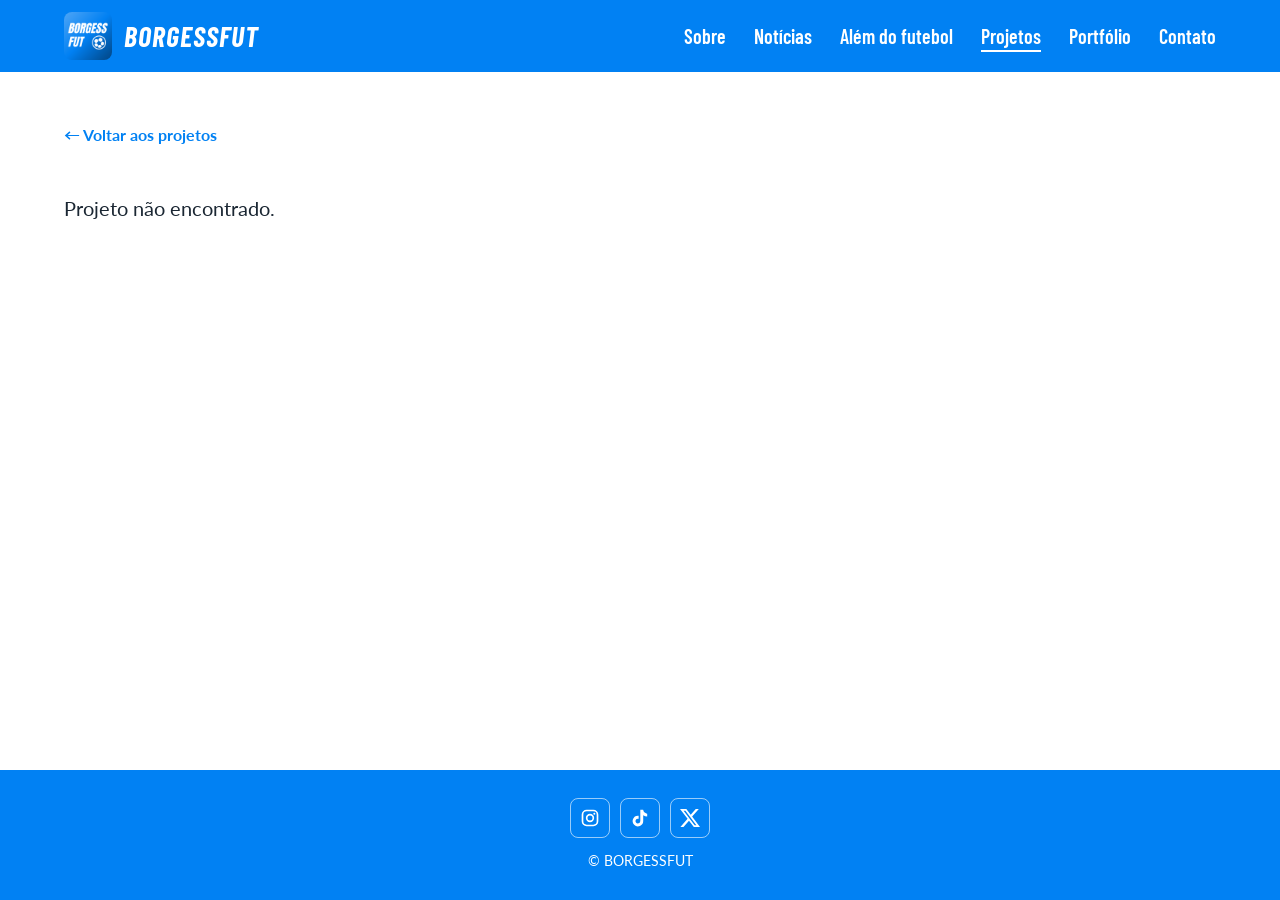
<file: projeto.html>
<!DOCTYPE html>
<html lang="pt-BR">
<head>
  <meta charset="UTF-8">
  <meta name="viewport" content="width=device-width, initial-scale=1">
  <title>Projeto | BORGESSFUT</title>
  <link rel="icon" href="logo-site.png">
  <meta name="description" content="Conheça os projetos do Borgessfut: entrevistas, vídeos de 1 minuto e textos.">
  <meta property="og:type" content="website">
  <meta property="og:site_name" content="BORGESSFUT">
  <meta property="og:locale" content="pt_BR">
  <meta property="og:title" content="Projetos | BORGESSFUT">
  <meta property="og:description" content="Conheça os projetos do Borgessfut: entrevistas, vídeos de 1 minuto e textos.">
  <meta property="og:image" content="https://borgessfut.com.br/compartilhar.jpg">
  <meta property="og:image:width" content="1200">
  <meta property="og:image:height" content="630">
  <meta name="twitter:card" content="summary_large_image">
  <link rel="preconnect" href="https://fonts.googleapis.com">
  <link rel="preconnect" href="https://fonts.gstatic.com" crossorigin>
  <link href="https://fonts.googleapis.com/css2?family=Barlow+Condensed:ital,wght@0,600;0,700;1,700&family=Lato:wght@400;700&display=swap" rel="stylesheet">
  <link rel="stylesheet" href="estilo.css">
</head>
<body>
  <div id="cabecalho"></div>

  <main class="pagina larga projeto-pagina" id="conteudo">
    <a href="projetos.html" class="voltar">← Voltar aos projetos</a>
  </main>

  <div id="rodape"></div>
  <script src="site.js"></script>
  <script>
    var MESES = ['jan.', 'fev.', 'mar.', 'abr.', 'mai.', 'jun.', 'jul.', 'ago.', 'set.', 'out.', 'nov.', 'dez.'];

    function slug(t) {
      return (t || '').toLowerCase().normalize('NFD').replace(/[\u0300-\u036f]/g, '')
        .replace(/[^a-z0-9]+/g, '-').replace(/^-|-$/g, '');
    }
    function el(tag, cls, txt) {
      var e = document.createElement(tag);
      if (cls) e.className = cls;
      if (txt) e.textContent = txt;
      return e;
    }
    function dataLonga(s) {
      var p = (s || '').slice(0, 10).split('-');
      if (p.length !== 3) return '';
      return Number(p[2]) + ' de ' + MESES[Number(p[1]) - 1] + ' de ' + p[0];
    }
    function idDe(n) {
      return slug(n.titulo) + '-' + (n.data || '').slice(0, 10);
    }
    function youtubeId(url) {
      var m = (url || '').match(/(?:youtu\.be\/|youtube\.com\/(?:watch\?(?:.*&)?v=|shorts\/|embed\/))([A-Za-z0-9_-]{11})/);
      return m ? m[1] : null;
    }

    var alvo = new URLSearchParams(location.search).get('p');
    var main = document.getElementById('conteudo');

    Promise.all([
      fetch('content/projetos.json').then(function (r) { return r.json(); }),
      fetch('content/noticias.json').then(function (r) { return r.json(); }).catch(function () { return { itens: [] }; })
    ]).then(function (res) {
      var p = (res[0].itens || []).find(function (x) { return slug(x.nome) === alvo; });
      if (!p) { main.appendChild(el('p', '', 'Projeto não encontrado.')); return; }
      document.title = p.nome + ' | BORGESSFUT';

      if (p.imagem) {
        var topo = el('div', 'projeto-topo');
        var logo = el('img');
        logo.src = p.imagem;
        logo.alt = 'Logo ' + p.nome;
        topo.appendChild(logo);
        main.appendChild(topo);
      }

      main.appendChild(el('h1', '', p.nome));
      if (p.categoria) main.appendChild(el('span', 'etiqueta' + (p.categoria === 'Texto' ? ' texto' : ''), p.categoria));
      if (p.resumo) main.appendChild(el('p', 'subtitulo-artigo', p.resumo));
      main.appendChild(el('div', 'texto projeto-bio', p.texto));

      var videos = (p.videos || []).filter(function (v) { return v && v.link; });
      if (videos.length) {
        main.appendChild(el('h2', '', 'Vídeos'));
        var gv = el('div', 'videos');
        videos.forEach(function (v) {
          var item = el('div', 'video-item');
          var id = youtubeId(v.link);
          if (id) {
            var q = el('div', 'quadro');
            var f = el('iframe');
            f.src = 'https://www.youtube-nocookie.com/embed/' + id;
            f.title = v.titulo || p.nome;
            f.loading = 'lazy';
            f.allowFullscreen = true;
            q.appendChild(f);
            item.appendChild(q);
          } else if (/^https?:\/\//.test(v.link)) {
            var a = el('a', 'video-link', 'Assistir ▶');
            a.href = v.link;
            a.target = '_blank';
            a.rel = 'noopener';
            item.appendChild(a);
          }
          if (v.titulo) item.appendChild(el('h3', '', v.titulo));
          gv.appendChild(item);
        });
        main.appendChild(gv);
      }

      var posts = (res[1].itens || []).filter(function (n) { return n.projeto === p.nome; })
        .sort(function (a, b) { return (b.data || '').localeCompare(a.data || ''); });
      if (posts.length) {
        main.appendChild(el('h2', '', 'Textos e posts'));
        var gp = el('div', 'cards-noticias');
        posts.forEach(function (n) {
          var a = el('a', 'card-noticia');
      a.href = 'noticia/' + idDe(n) + '.html';
          var capa = el('div', 'card-capa');
          if (n.imagem) {
            var im = el('img');
            im.src = n.imagem;
            im.alt = '';
            im.loading = 'lazy';
            capa.appendChild(im);
          }
          a.appendChild(capa);
          var corpo = el('div', 'card-corpo');
          corpo.appendChild(el('h3', '', n.titulo));
          if (n.data) corpo.appendChild(el('p', 'card-data', dataLonga(n.data)));
          corpo.appendChild(el('span', 'card-ler', 'Ler a notícia ▶'));
          a.appendChild(corpo);
          gp.appendChild(a);
        });
        main.appendChild(gp);
      }
    }).catch(function () {
      main.appendChild(el('p', '', 'Não foi possível carregar o projeto.'));
    });
  </script>
</body>
</html>
</file>
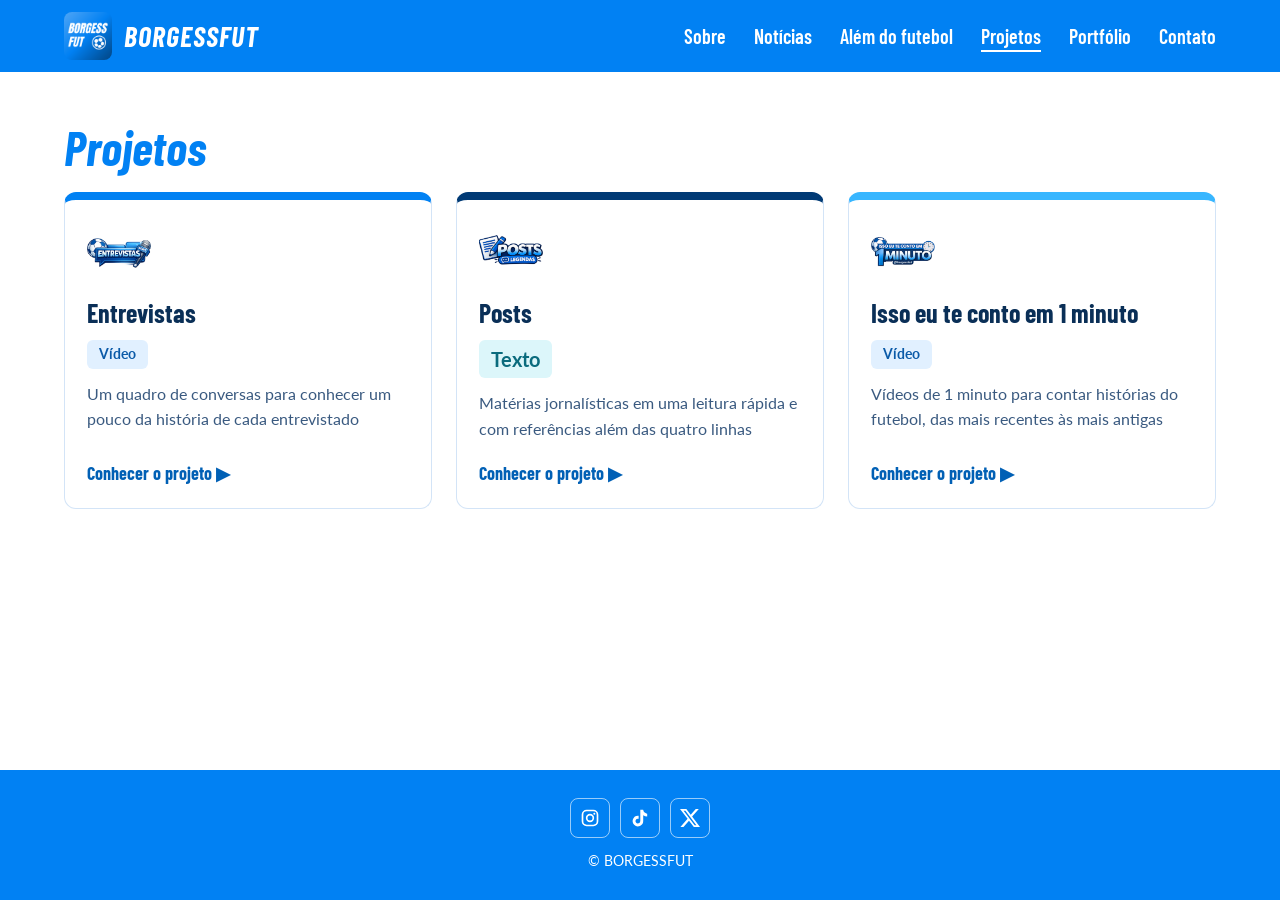
<file: projetos.html>
<!DOCTYPE html>
<html lang="pt-BR">
<head>
  <meta charset="UTF-8">
  <meta name="viewport" content="width=device-width, initial-scale=1">
  <title>Projetos | BORGESSFUT</title>
  <link rel="icon" href="logo-site.png">
  <meta name="description" content="Conheça os projetos do Borgessfut: entrevistas, vídeos de 1 minuto e textos.">
  <meta property="og:type" content="website">
  <meta property="og:site_name" content="BORGESSFUT">
  <meta property="og:locale" content="pt_BR">
  <meta property="og:title" content="Projetos | BORGESSFUT">
  <meta property="og:description" content="Conheça os projetos do Borgessfut: entrevistas, vídeos de 1 minuto e textos.">
  <meta property="og:image" content="https://borgessfut.com.br/compartilhar.jpg">
  <meta property="og:image:width" content="1200">
  <meta property="og:image:height" content="630">
  <meta name="twitter:card" content="summary_large_image">
  <link rel="preconnect" href="https://fonts.googleapis.com">
  <link rel="preconnect" href="https://fonts.gstatic.com" crossorigin>
  <link href="https://fonts.googleapis.com/css2?family=Barlow+Condensed:ital,wght@0,600;0,700;1,700&family=Lato:wght@400;700&display=swap" rel="stylesheet">
  <link rel="stylesheet" href="estilo.css">
</head>
<body>
  <div id="cabecalho"></div>

  <main class="pagina larga">
    <h1>Projetos</h1>
    <div class="cards-projetos" id="lista-projetos"></div>
  </main>

  <div id="rodape"></div>
  <script src="site.js"></script>
  <script>
    var CORES = ['#0181f3', '#013a75', '#38b6ff', '#0160b5'];

    function slug(t) {
      return (t || '').toLowerCase().normalize('NFD').replace(/[\u0300-\u036f]/g, '')
        .replace(/[^a-z0-9]+/g, '-').replace(/^-|-$/g, '');
    }
    function el(tag, cls, txt) {
      var e = document.createElement(tag);
      if (cls) e.className = cls;
      if (txt) e.textContent = txt;
      return e;
    }

    var lista = document.getElementById('lista-projetos');

    fetch('content/projetos.json')
      .then(function (r) { return r.json(); })
      .then(function (d) {
        var itens = d.itens || [];
        if (!itens.length) { lista.appendChild(el('p', 'vazio', 'Nenhum projeto publicado ainda.')); return; }
        itens.forEach(function (p, i) {
          var a = el('a', 'card-projeto');
          a.href = 'projeto.html?p=' + slug(p.nome);
          a.style.setProperty('--cor', CORES[i % CORES.length]);

          if (p.imagem) {
            var lg = el('div', 'logo-projeto');
            var im = el('img');
            im.src = p.imagem;
            im.alt = 'Logo ' + p.nome;
            lg.appendChild(im);
            a.appendChild(lg);
          }
          a.appendChild(el('h3', '', p.nome));
          if (p.categoria) a.appendChild(el('span', 'etiqueta' + (p.categoria === 'Texto' ? ' texto' : ''), p.categoria));
          if (p.resumo) a.appendChild(el('p', 'legenda', p.resumo));
          a.appendChild(el('span', 'conhecer', 'Conhecer o projeto ▶'));
          lista.appendChild(a);
        });
      })
      .catch(function () {
        lista.appendChild(el('p', 'vazio', 'Não foi possível carregar os projetos.'));
      });
  </script>
</body>
</html>
</file>
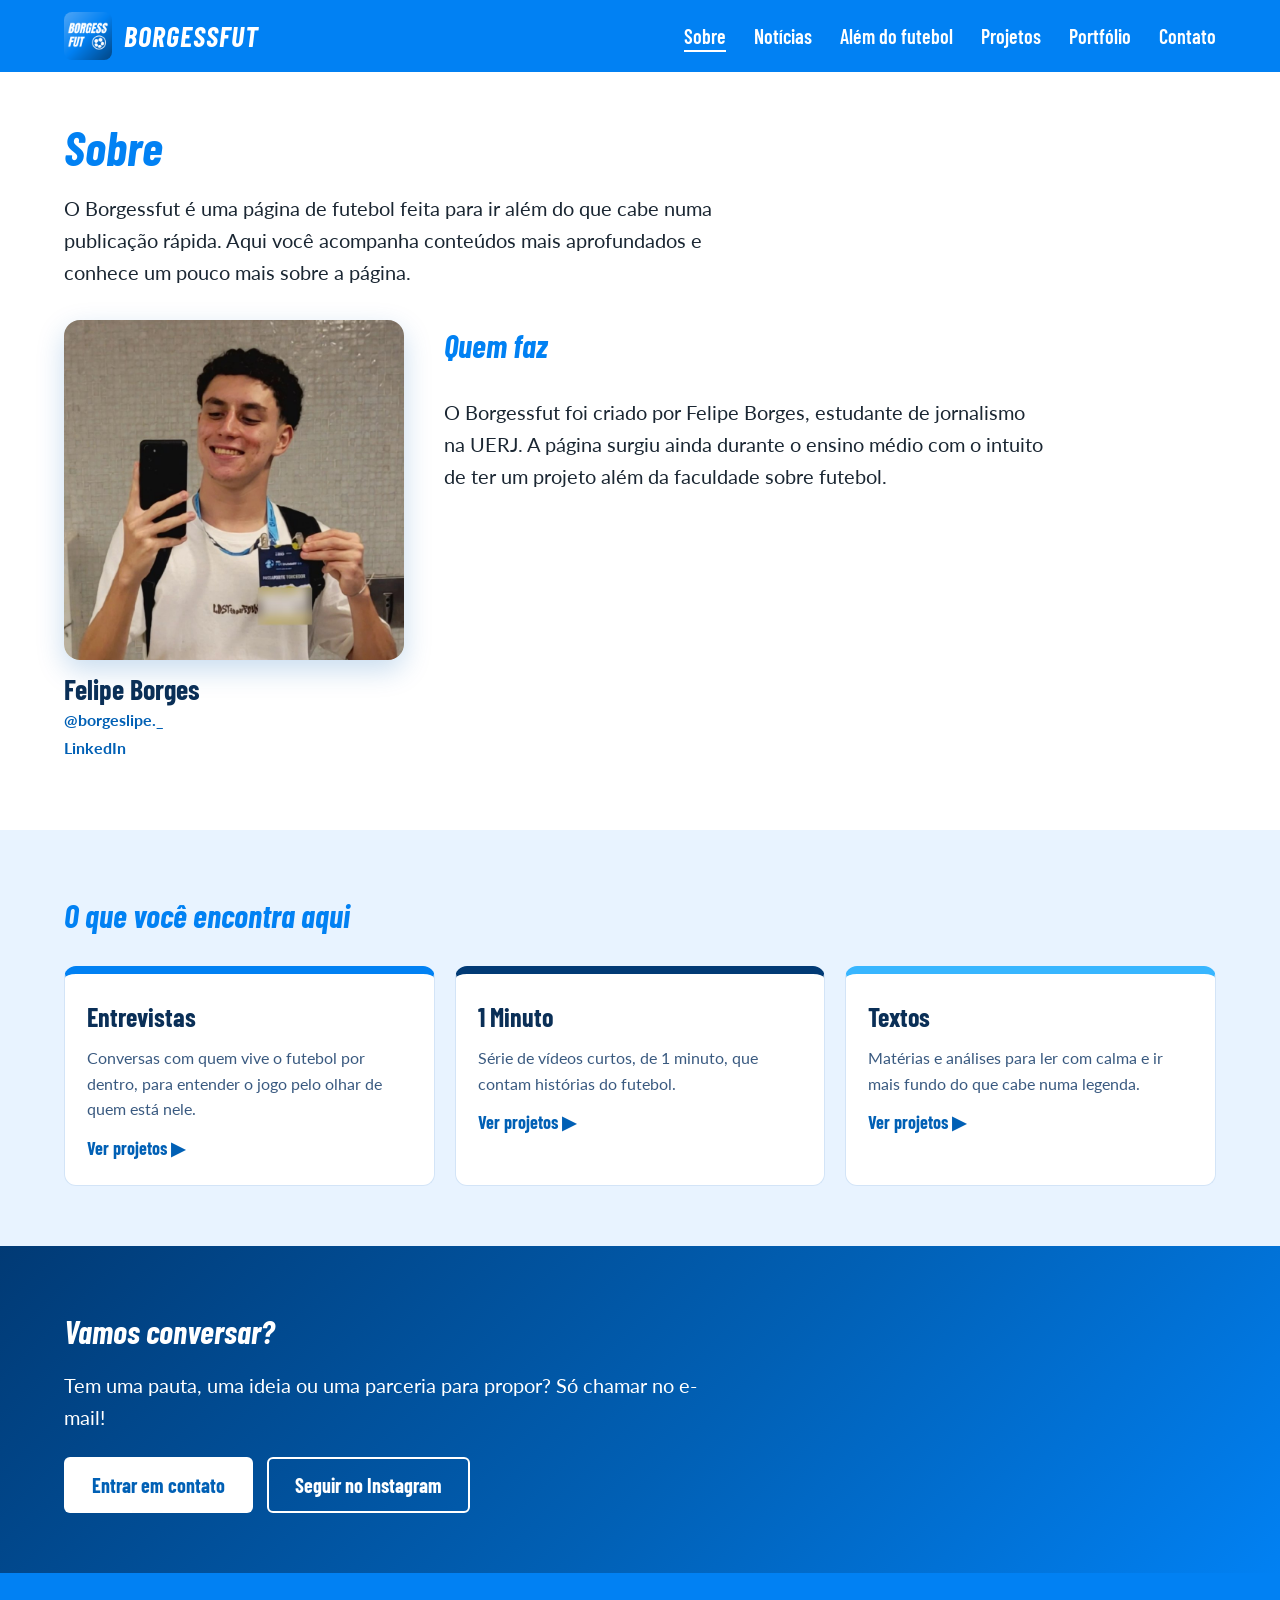
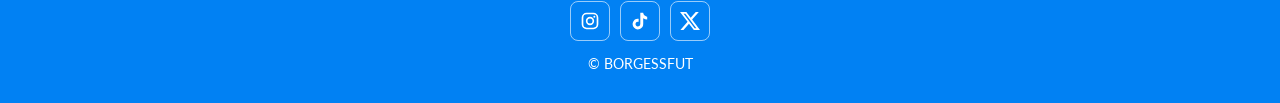
<file: sobre.html>
<!DOCTYPE html>
<html lang="pt-BR">
<head>
  <meta charset="UTF-8">
  <meta name="viewport" content="width=device-width, initial-scale=1">
  <title>Sobre | BORGESSFUT</title>
  <link rel="icon" href="logo-site.png">
  <meta name="description" content="Conheça o Borgessfut, uma página de futebol feita para ir além do que cabe numa publicação rápida.">
  <meta property="og:type" content="website">
  <meta property="og:site_name" content="BORGESSFUT">
  <meta property="og:locale" content="pt_BR">
  <meta property="og:title" content="Sobre | BORGESSFUT">
  <meta property="og:description" content="Conheça o Borgessfut, uma página de futebol feita para ir além do que cabe numa publicação rápida.">
  <meta property="og:image" content="https://borgessfut.com.br/compartilhar.jpg">
  <meta property="og:image:width" content="1200">
  <meta property="og:image:height" content="630">
  <meta name="twitter:card" content="summary_large_image">
  <link rel="preconnect" href="https://fonts.googleapis.com">
  <link rel="preconnect" href="https://fonts.gstatic.com" crossorigin>
  <link href="https://fonts.googleapis.com/css2?family=Barlow+Condensed:ital,wght@0,600;0,700;1,700&family=Lato:wght@400;700&display=swap" rel="stylesheet">
  <link rel="stylesheet" href="estilo.css">
</head>
<body>
  <div id="cabecalho"></div>

  <main class="pagina larga">
    <h1>Sobre</h1>
     <p class="lead">O Borgessfut é uma página de futebol feita para ir além do que cabe numa publicação rápida. Aqui você acompanha conteúdos mais aprofundados e conhece um pouco mais sobre a página.</p>

    <div class="sobre-bloco quem-faz">
      <figure class="foto-autor">
        <img src="felipe-borges.jpg" alt="Felipe Borges" width="900" height="900">
        <figcaption>
          <strong>Felipe Borges</strong>
          <a href="https://www.instagram.com/borgeslipe._/" target="_blank" rel="noopener">@borgeslipe._</a>
          <a href="https://www.linkedin.com/in/SEU-PERFIL/" target="_blank" rel="noopener">LinkedIn</a>
        </figcaption>
      </figure>
      <div class="quem-faz-texto">
        <h2>Quem faz</h2>
        <p>O Borgessfut foi criado por Felipe Borges, estudante de jornalismo na UERJ. A página surgiu ainda durante o ensino médio com o intuito de ter um projeto além da faculdade sobre futebol.</p>
      </div>
    </div>
  </main>

  <section class="clara">
    <h2>O que você encontra aqui</h2>
    <div class="sobre-grid">

      <a class="sobre-card" href="projetos.html" style="--cor:#0181f3">
        <h3>Entrevistas</h3>
        <p>Conversas com quem vive o futebol por dentro, para entender o jogo pelo olhar de quem está nele.</p>
        <span class="link-seta">Ver projetos ▶</span>
      </a>

      <a class="sobre-card" href="projetos.html" style="--cor:#013a75">
        <h3>1 Minuto</h3>
        <p>Série de vídeos curtos, de 1 minuto, que contam histórias do futebol.</p>
        <span class="link-seta">Ver projetos ▶</span>
      </a>

      <a class="sobre-card" href="projetos.html" style="--cor:#38b6ff">
        <h3>Textos</h3>
        <p>Matérias e análises para ler com calma e ir mais fundo do que cabe numa legenda.</p>
        <span class="link-seta">Ver projetos ▶</span>
      </a>

    </div>
  </section>

  <section class="cta cresce">
    <h2>Vamos conversar?</h2>
    <p>Tem uma pauta, uma ideia ou uma parceria para propor? Só chamar no e-mail!</p>
    <div class="cta-botoes">
      <a class="botao" href="contato.html">Entrar em contato</a>
      <a class="botao-vazado" href="https://www.instagram.com/borgessfut/" target="_blank" rel="noopener">Seguir no Instagram</a>
    </div>
  </section>

  <div id="rodape"></div>
  <script src="site.js"></script>
</body>
</html>
</file>
<file: estilo.css>
:root {
  --azul: #0181f3;
  --azul-escuro: #0160b5;
  --azul-claro: #e8f3ff;
  --texto: #1b2733;
}
* { box-sizing: border-box; }
body {
  margin: 0;
  background: #ffffff;
  color: var(--texto);
  font-family: 'Lato', Arial, sans-serif;
  line-height: 1.6;
}
a { color: inherit; text-decoration: none; }

header {
  display: flex;
  flex-wrap: wrap;
  align-items: center;
  justify-content: space-between;
  gap: 16px;
  padding: 12px 5%;
  background: var(--azul);
  color: #ffffff;
  position: sticky;
  top: 0;
  z-index: 10;
}
.marca { display: flex; align-items: center; gap: 12px; }
.marca img { width: 48px; height: 48px; border-radius: 8px; }
.marca span {
  font-family: 'Barlow Condensed', Arial, sans-serif;
  font-style: italic;
  font-weight: 700;
  font-size: 28px;
  letter-spacing: 1px;
}
nav { display: flex; gap: 28px; }
nav a {
  font-family: 'Barlow Condensed', Arial, sans-serif;
  font-weight: 600;
  font-size: 20px;
}
nav a:hover { text-decoration: underline; }

.banner { width: 100%; display: block; }

.intro { padding: 60px 5% 40px; max-width: 900px; }
.intro h1 {
  font-family: 'Barlow Condensed', Arial, sans-serif;
  font-style: italic;
  font-weight: 700;
  font-size: clamp(44px, 8vw, 88px);
  line-height: 1.05;
  margin: 0 0 16px;
  color: var(--azul);
}
.intro p { font-size: clamp(18px, 2.2vw, 22px); margin: 0 0 28px; }
.botao {
  display: inline-block;
  background: var(--azul);
  color: #ffffff;
  font-family: 'Barlow Condensed', Arial, sans-serif;
  font-weight: 700;
  font-size: 20px;
  padding: 12px 28px;
  border-radius: 6px;
}
.botao:hover { background: var(--azul-escuro); }

section { padding: 60px 5%; }
section.clara { background: var(--azul-claro); }
h2 {
  font-family: 'Barlow Condensed', Arial, sans-serif;
  font-style: italic;
  font-weight: 700;
  font-size: 44px;
  margin: 0 0 24px;
  color: var(--azul);
}
.cards {
  display: grid;
  grid-template-columns: repeat(auto-fit, minmax(260px, 1fr));
  gap: 20px;
}
.card {
  background: #ffffff;
  border: 2px solid var(--azul);
  border-radius: 10px;
  padding: 24px;
}
.card img { width: 100%; border-radius: 6px; margin-bottom: 12px; display: block; }
.card h3 {
  font-family: 'Barlow Condensed', Arial, sans-serif;
  font-size: 26px;
  margin: 0 0 8px;
  color: var(--azul-escuro);
}
.card .data { font-size: 14px; opacity: 0.7; margin: 0 0 6px; }
.card p { margin: 0 0 12px; white-space: pre-line; }
.card .mais { color: var(--azul); font-weight: 700; }
.card .mais:hover { text-decoration: underline; }

.pagina { padding: 50px 5% 70px; max-width: 900px; }
.pagina h1 {
  font-family: 'Barlow Condensed', Arial, sans-serif;
  font-style: italic;
  font-weight: 700;
  font-size: clamp(40px, 7vw, 72px);
  line-height: 1.05;
  margin: 0 0 20px;
  color: var(--azul);
}
.pagina img { width: 100%; border-radius: 10px; margin-bottom: 24px; display: block; }
.pagina .texto { font-size: 20px; white-space: pre-line; }
.voltar { display: inline-block; margin-bottom: 24px; color: var(--azul); font-weight: 700; }

footer {
  padding: 28px 5%;
  text-align: center;
  font-size: 14px;
  background: var(--azul);
  color: #ffffff;
}
nav a.ativo { text-decoration: underline; text-underline-offset: 6px; }
.pagina.larga { max-width: none; }
.pagina > p { font-size: 20px; }
.vazio { opacity: 0.7; }
/* Ícones das redes sociais */
.lado { display: flex; align-items: center; gap: 24px; flex-wrap: wrap; }
.redes { display: flex; gap: 10px; }
.rede {
  width: 40px;
  height: 40px;
  display: flex;
  align-items: center;
  justify-content: center;
  border: 1px solid rgba(255, 255, 255, 0.6);
  border-radius: 8px;
  color: #ffffff;
}
.rede svg { width: 20px; height: 20px; }
.rede:hover { background: rgba(255, 255, 255, 0.18); }
footer .redes { justify-content: center; margin-bottom: 12px; }
footer p { margin: 0; }

/* Capa da página inicial: ocupa a tela inteira */
.capa {
  min-height: calc(100vh - 72px);
  min-height: calc(100svh - 72px);
  background:
    url('capa.jpg') center / cover no-repeat,
    url('capa.png') center / cover no-repeat,
    url('banner.png.png') center / cover no-repeat,
    var(--azul);
}

/* Fontes azuis menores */
.intro h1 { font-size: clamp(28px, 4vw, 44px); }
h2 { font-size: 32px; }
.pagina h1 { font-size: clamp(30px, 4.5vw, 48px); }
.card h3 { font-size: 22px; }
/* Capa completa: texto à esquerda, projetos à direita */
.capa {
  position: relative;
  display: flex;
  align-items: center;
  color: #ffffff;
  background:
    url('capa.jpg') center / cover no-repeat,
    url('capa.png') center / cover no-repeat,
    linear-gradient(135deg, var(--azul), #014a8f);
}
.capa::before {
  content: "";
  position: absolute;
  inset: 0;
  background: linear-gradient(90deg, rgba(0, 30, 70, 0.6), rgba(0, 30, 70, 0.1));
}
.capa-conteudo {
  position: relative;
  z-index: 1;
  width: 100%;
  padding: 60px 5%;
  display: flex;
  flex-wrap: wrap;
  align-items: center;
  justify-content: space-between;
  gap: 40px;
}
.capa-texto { flex: 1 1 420px; max-width: 760px; }
.capa h1 {
  font-family: 'Barlow Condensed', Arial, sans-serif;
  font-style: italic;
  font-weight: 700;
  font-size: clamp(36px, 6vw, 72px);
  line-height: 1.05;
  margin: 0 0 16px;
  color: #ffffff;
}
.capa p { font-size: clamp(18px, 2vw, 22px); margin: 0 0 28px; }
.capa .botao { background: #ffffff; color: var(--azul-escuro); }
.capa .botao:hover { background: var(--azul-claro); }

.capa-projetos { flex: 0 0 260px; display: flex; flex-direction: column; gap: 12px; }
.projeto-card {
  display: flex;
  align-items: center;
  justify-content: space-between;
  gap: 12px;
  min-height: 64px;
  padding: 10px 16px;
  border: 1px solid rgba(255, 255, 255, 0.6);
  border-radius: 8px;
  background: rgba(0, 30, 70, 0.35);
}
.projeto-card:hover { background: rgba(255, 255, 255, 0.18); }
.projeto-card::after { content: "▶"; font-size: 12px; }
.projeto-card img { max-height: 40px; max-width: 160px; object-fit: contain; }
.projeto-card span {
  font-family: 'Barlow Condensed', Arial, sans-serif;
  font-weight: 700;
  font-size: 24px;
}
.projeto-card.com-logo span { display: none; }
.ver-todos {
  font-family: 'Barlow Condensed', Arial, sans-serif;
  font-weight: 700;
  font-size: 18px;
}
.ver-todos:hover { text-decoration: underline; }
/* Conteúdo da capa mais para cima, para abrir espaço embaixo */
.capa-conteudo { padding: 40px 5% 170px; }

/* Bolinhas animadas no rodapé da capa */
.bolas {
  position: absolute;
  left: 0;
  right: 0;
  bottom: 14px;
  z-index: 1;
  display: flex;
  justify-content: space-around;
  align-items: flex-end;
  padding: 0 3%;
}
.bola {
  width: 34px;
  height: 34px;
  transform-origin: center bottom;
  transition: transform 0.18s ease-out;
}
.bola svg {
  width: 100%;
  height: 100%;
  display: block;
  animation: quicar 1.6s ease-in-out infinite;
}
@keyframes quicar {
  0%, 100% { transform: translateY(0) rotate(0deg); }
  50% { transform: translateY(-34px) rotate(180deg); }
}
@media (max-width: 700px) {
  .bola:nth-child(n+9) { display: none; }
}
@media (prefers-reduced-motion: reduce) {
  .bola svg { animation: none; }
}
/* Bolas crescendo e diminuindo, ancoradas no chão (sem pular e sem girar) */
.bola svg {
  transform-origin: center bottom;
  animation: pulsar 2s ease-in-out infinite;
}
@keyframes pulsar {
  0%, 100% { transform: scale(0.65); }
  50% { transform: scale(1.35); }
}
/* Notícias em cartões clicáveis */
.cards-noticias {
  display: grid;
  grid-template-columns: repeat(auto-fill, minmax(300px, 1fr));
  gap: 24px;
}
.card-noticia {
  display: flex;
  flex-direction: column;
  background: #ffffff;
  border: 1px solid #d3e4f7;
  border-radius: 12px;
  overflow: hidden;
  transition: transform 0.18s ease, box-shadow 0.18s ease, border-color 0.18s ease;
}
.card-noticia:hover {
  transform: translateY(-4px);
  border-color: var(--azul);
  box-shadow: 0 10px 24px rgba(1, 96, 181, 0.18);
}
.card-capa {
  aspect-ratio: 16 / 9;
  background: linear-gradient(135deg, #4db3ff, var(--azul) 50%, #013a75);
  overflow: hidden;
}
.card-capa img {
  width: 100%;
  height: 100%;
  margin: 0;
  border-radius: 0;
  object-fit: cover;
  display: block;
  transition: transform 0.3s ease;
}
.card-noticia:hover .card-capa img { transform: scale(1.05); }
.card-corpo {
  padding: 18px 20px 20px;
  display: flex;
  flex-direction: column;
  gap: 10px;
  flex: 1;
}
.card-corpo h3 {
  font-family: 'Barlow Condensed', Arial, sans-serif;
  font-size: 26px;
  line-height: 1.15;
  margin: 0;
  color: #0a2f57;
}
.card-data { margin: 0; font-size: 14px; color: #5b7089; }
.card-ler {
  margin-top: auto;
  padding-top: 6px;
  font-family: 'Barlow Condensed', Arial, sans-serif;
  font-weight: 700;
  font-size: 18px;
  color: var(--azul);
}
.card-noticia:hover .card-ler { color: var(--azul-escuro); }

/* Página da notícia aberta */
.artigo { max-width: 820px; }
.artigo .data-artigo { margin: 0 0 20px; color: #5b7089; }
.subtitulo-artigo {
  font-size: 22px;
  line-height: 1.4;
  color: #3a5a80;
  margin: 0 0 14px;
}
/* Projetos em cartões */
.cards-projetos {
  display: grid;
  grid-template-columns: repeat(auto-fill, minmax(280px, 1fr));
  gap: 24px;
}
.card-projeto {
  display: flex;
  flex-direction: column;
  gap: 12px;
  background: #ffffff;
  border: 1px solid #d3e4f7;
  border-top: 8px solid var(--cor, var(--azul));
  border-radius: 12px;
  padding: 22px 22px 20px;
  transition: transform 0.18s ease, box-shadow 0.18s ease;
}
.card-projeto:hover {
  transform: translateY(-4px);
  box-shadow: 0 10px 24px rgba(1, 96, 181, 0.18);
}
.card-projeto .logo-projeto { height: 64px; display: flex; align-items: center; }
.card-projeto .logo-projeto img {
  max-height: 64px;
  max-width: 100%;
  width: auto;
  object-fit: contain;
  margin: 0;
  border-radius: 0;
}
.card-projeto h3 {
  font-family: 'Barlow Condensed', Arial, sans-serif;
  font-size: 26px;
  line-height: 1.15;
  margin: 0;
  color: #0a2f57;
}
.card-projeto .legenda { margin: 0; color: #3a5a80; }
.card-projeto .conhecer {
  margin-top: auto;
  padding-top: 6px;
  font-family: 'Barlow Condensed', Arial, sans-serif;
  font-weight: 700;
  font-size: 18px;
  color: var(--azul-escuro);
}
.etiqueta {
  align-self: flex-start;
  display: inline-block;
  font-size: 14px;
  font-weight: 700;
  padding: 3px 12px;
  border-radius: 6px;
  background: #e1f0ff;
  color: #0a5aa8;
}
.etiqueta.texto { background: #dcf6fa; color: #0a6b7d; }

/* Página do projeto */
.projeto-pagina .etiqueta { margin-bottom: 14px; }
.pagina .projeto-topo img {
  width: auto;
  max-height: 110px;
  max-width: 280px;
  object-fit: contain;
  margin: 0 0 18px;
  border-radius: 0;
}
.projeto-bio { max-width: 820px; }
.projeto-pagina h2 { margin-top: 44px; }
.videos {
  display: grid;
  grid-template-columns: repeat(auto-fill, minmax(300px, 1fr));
  gap: 24px;
}
.video-item .quadro {
  aspect-ratio: 16 / 9;
  border-radius: 10px;
  overflow: hidden;
  background: #012a52;
}
.video-item iframe { width: 100%; height: 100%; border: 0; display: block; }
.video-link {
  display: flex;
  align-items: center;
  justify-content: center;
  aspect-ratio: 16 / 9;
  border-radius: 10px;
  color: #ffffff;
  background: linear-gradient(135deg, #013a75, var(--azul));
  font-family: 'Barlow Condensed', Arial, sans-serif;
  font-weight: 700;
  font-size: 24px;
}
.video-link:hover { background: linear-gradient(135deg, #012a52, var(--azul-escuro)); }
.video-item h3 {
  font-family: 'Barlow Condensed', Arial, sans-serif;
  font-size: 22px;
  margin: 10px 0 0;
  color: #0a2f57;
}
/* Rodapé sempre no fim da tela */
body {
  min-height: 100vh;
  min-height: 100dvh;
  display: flex;
  flex-direction: column;
}
footer { margin-top: auto; }
.cresce { flex: 1 0 auto; }

/* Página de contato */
.lead { font-size: 20px; max-width: 700px; margin: 0 0 32px; }
.contato-grid {
  display: grid;
  grid-template-columns: repeat(auto-fit, minmax(240px, 1fr));
  gap: 20px;
}
.contato-card {
  display: flex;
  flex-direction: column;
  gap: 8px;
  background: #ffffff;
  border: 1px solid #d3e4f7;
  border-radius: 12px;
  padding: 22px;
  transition: transform 0.18s ease, box-shadow 0.18s ease, border-color 0.18s ease;
}
.contato-card:hover {
  transform: translateY(-4px);
  border-color: var(--azul);
  box-shadow: 0 10px 24px rgba(1, 96, 181, 0.18);
}
.contato-icone {
  width: 48px;
  height: 48px;
  border-radius: 10px;
  display: flex;
  align-items: center;
  justify-content: center;
  color: #ffffff;
  background: var(--cor, var(--azul));
  margin-bottom: 6px;
}
.contato-icone svg { width: 24px; height: 24px; }
.contato-card h3 {
  font-family: 'Barlow Condensed', Arial, sans-serif;
  font-size: 26px;
  margin: 0;
  color: #0a2f57;
}
.contato-card p { margin: 0; color: #3a5a80; overflow-wrap: anywhere; }
.contato-acao {
  margin-top: auto;
  padding-top: 6px;
  font-family: 'Barlow Condensed', Arial, sans-serif;
  font-weight: 700;
  font-size: 18px;
  color: var(--azul-escuro);
}
.assuntos-grid {
  display: grid;
  grid-template-columns: repeat(auto-fit, minmax(260px, 1fr));
  gap: 20px;
}
.assunto {
  display: block;
  background: #ffffff;
  border-radius: 12px;
  border-left: 6px solid var(--cor, var(--azul));
  padding: 18px 22px;
  transition: transform 0.18s ease, box-shadow 0.18s ease;
}
.assunto:hover { transform: translateY(-3px); box-shadow: 0 8px 20px rgba(1, 96, 181, 0.15); }
.assunto h3 {
  font-family: 'Barlow Condensed', Arial, sans-serif;
  font-size: 24px;
  margin: 0 0 4px;
  color: #0a2f57;
}
.assunto p { margin: 0 0 8px; color: #3a5a80; }
.assunto .contato-acao { padding-top: 0; }
/* Rodapé sempre no fim da tela (se já colou antes, repetir não atrapalha) */
body {
  min-height: 100vh;
  min-height: 100dvh;
  display: flex;
  flex-direction: column;
}
footer { margin-top: auto; }
.cresce { flex: 1 0 auto; }
.lead { font-size: 20px; max-width: 700px; margin: 0 0 32px; }

/* Página Sobre */
.sobre-bloco { max-width: 820px; }
.sobre-bloco h2 { margin-top: 44px; }
.sobre-bloco p { font-size: 20px; margin: 0 0 16px; }
.sobre-grid {
  display: grid;
  grid-template-columns: repeat(auto-fit, minmax(260px, 1fr));
  gap: 20px;
}
.sobre-card {
  display: block;
  background: #ffffff;
  border: 1px solid #d3e4f7;
  border-top: 8px solid var(--cor, var(--azul));
  border-radius: 12px;
  padding: 22px;
  transition: transform 0.18s ease, box-shadow 0.18s ease;
}
.sobre-card:hover {
  transform: translateY(-4px);
  box-shadow: 0 10px 24px rgba(1, 96, 181, 0.18);
}
.sobre-card h3 {
  font-family: 'Barlow Condensed', Arial, sans-serif;
  font-size: 26px;
  margin: 0 0 8px;
  color: #0a2f57;
}
.sobre-card p { margin: 0 0 12px; color: #3a5a80; }
.link-seta {
  font-family: 'Barlow Condensed', Arial, sans-serif;
  font-weight: 700;
  font-size: 18px;
  color: var(--azul-escuro);
}
.cta {
  background: linear-gradient(135deg, #013a75, #0160b5 55%, #0181f3);
  color: #ffffff;
  padding: 60px 5%;
  display: flex;
  flex-direction: column;
  justify-content: center;
}
.cta h2 { color: #ffffff; margin-bottom: 12px; }
.cta p { font-size: 20px; max-width: 640px; margin: 0 0 24px; }
.cta-botoes { display: flex; flex-wrap: wrap; gap: 14px; }
.cta .botao { background: #ffffff; color: var(--azul-escuro); }
.cta .botao:hover { background: var(--azul-claro); }
.botao-vazado {
  display: inline-block;
  border: 2px solid #ffffff;
  color: #ffffff;
  font-family: 'Barlow Condensed', Arial, sans-serif;
  font-weight: 700;
  font-size: 20px;
  padding: 10px 26px;
  border-radius: 6px;
}
.botao-vazado:hover { background: rgba(255, 255, 255, 0.18); }
/* Cartões de projeto na capa: fundo claro e logo em destaque */
.capa .projeto-card {
  background: rgba(255, 255, 255, 0.94);
  border: 1px solid #ffffff;
  min-height: 76px;
}
.capa .projeto-card:hover {
  background: #ffffff;
  transform: translateY(-2px);
  box-shadow: 0 8px 20px rgba(0, 30, 70, 0.3);
}
.capa .projeto-card::after { color: var(--azul); }
.capa .projeto-card img {
  max-height: 48px;
  max-width: 170px;
  width: auto;
  object-fit: contain;
  margin: 0;
}
.capa .projeto-card span { color: #0a2f57; }
/* Logos maiores nos cartões de projeto da capa */
.capa-projetos { flex: 0 0 300px; }
.capa .projeto-card {
  background: rgba(0, 30, 70, 0.35);
  border: 1px solid rgba(255, 255, 255, 0.6);
  min-height: 92px;
  padding: 10px 18px;
}
.capa .projeto-card:hover {
  background: rgba(255, 255, 255, 0.14);
  transform: none;
  box-shadow: none;
}
.capa .projeto-card::after { color: #ffffff; }
.capa .projeto-card img {
  flex: 1;
  min-width: 0;
  width: 100%;
  height: 70px;
  max-width: none;
  max-height: none;
  object-fit: contain;
  object-position: left center;
  margin: 0;
}
.capa .projeto-card span { color: #ffffff; }
/* Linha "copiar e-mail" na página de contato */
.pagina > p.copiar-linha { margin: 26px 0 0; color: #3a5a80; font-size: 16px; }
.copiar-linha strong { color: #0a2f57; overflow-wrap: anywhere; }
.copiar-linha a { color: var(--azul-escuro); text-decoration: underline; }
.btn-copiar {
  font: inherit;
  font-weight: 700;
  margin-left: 8px;
  padding: 6px 14px;
  border: 2px solid var(--azul);
  background: #ffffff;
  color: var(--azul-escuro);
  border-radius: 6px;
  cursor: pointer;
}
.btn-copiar:hover { background: var(--azul-claro); }
/* Texto formatado nas notícias */
.texto.rico { white-space: normal; }
.texto.rico p { margin: 0 0 1em; }
.texto.rico ul { margin: 0 0 1em 1.4em; padding: 0; }
.texto.rico li { margin-bottom: 0.4em; }
/* Garante que o texto da notícia sempre quebre linha dentro da página */
.texto.rico { overflow-wrap: break-word; word-wrap: break-word; }
.artigo img { max-width: 100%; height: auto; }
/* Autor da notícia: itálico e um pouco menor que o subtítulo (22px) */
.autor-artigo {
  font-style: italic;
  font-size: 18px;
  margin: 0 0 6px;
  color: #3a5a80;
}
/* Cartões de portfólio e etiquetas */
.card-resumo { margin: 0; color: #3a5a80; }
.card-corpo .etiqueta { margin: 0; }
.artigo .etiqueta { margin-bottom: 12px; }
/* Botão do menu (só aparece em telas pequenas) */
.menu-btn { display: none; }

@media (max-width: 960px) {
  header { flex-wrap: wrap; }

  .menu-btn {
    display: flex;
    flex-direction: column;
    justify-content: center;
    gap: 5px;
    width: 44px;
    height: 44px;
    margin-left: auto;
    padding: 0 10px;
    background: transparent;
    border: 1px solid rgba(255, 255, 255, 0.6);
    border-radius: 8px;
    cursor: pointer;
  }
  .menu-btn span {
    display: block;
    height: 2px;
    background: #ffffff;
    border-radius: 2px;
    transition: transform 0.2s ease, opacity 0.2s ease;
  }
  header.aberto .menu-btn span:nth-child(1) { transform: translateY(7px) rotate(45deg); }
  header.aberto .menu-btn span:nth-child(2) { opacity: 0; }
  header.aberto .menu-btn span:nth-child(3) { transform: translateY(-7px) rotate(-45deg); }

  header nav {
    display: none;
    flex-direction: column;
    width: 100%;
    gap: 0;
    padding: 6px 0 10px;
    border-top: 1px solid rgba(255, 255, 255, 0.25);
  }
  header.aberto nav { display: flex; }
  header nav a {
    padding: 12px 4px;
    font-size: 22px;
    border-bottom: 1px solid rgba(255, 255, 255, 0.15);
  }
  header nav a:last-child { border-bottom: none; }
}
/* Portfólio: abas, filtros e lista de transmissões */
.abas { display: flex; flex-wrap: wrap; gap: 10px; margin: 0 0 28px; }
.aba {
  font-family: 'Barlow Condensed', Arial, sans-serif;
  font-weight: 700;
  font-size: 22px;
  padding: 10px 20px;
  border: 2px solid var(--azul);
  border-radius: 8px;
  background: #ffffff;
  color: var(--azul-escuro);
  cursor: pointer;
}
.aba:hover { background: var(--azul-claro); }
.aba.ativa { background: var(--azul); color: #ffffff; }
.conta { font-size: 16px; opacity: 0.8; margin-left: 4px; }

.filtros { display: flex; flex-wrap: wrap; gap: 12px; margin: 0 0 12px; }
.filtros input, .filtros select {
  font: inherit;
  font-size: 16px;
  padding: 10px 12px;
  border: 1px solid #b9d3ee;
  border-radius: 8px;
  background: #ffffff;
  color: #0a2f57;
}
.filtros input { flex: 1 1 260px; }
.contagem { margin: 0 0 18px; color: #5b7089; font-size: 15px; }

.tabela { border: 1px solid #d3e4f7; border-radius: 12px; overflow: hidden; background: #ffffff; }
.tabela .vazio { padding: 20px; margin: 0; }
.tr {
  display: grid;
  grid-template-columns: 130px 1.6fr 1fr 1.2fr 36px;
  gap: 12px;
  align-items: center;
  padding: 14px 18px;
  cursor: pointer;
  border-top: 1px solid #e3eefa;
}
.tr-cab {
  cursor: default;
  background: var(--azul-claro);
  font-family: 'Barlow Condensed', Arial, sans-serif;
  font-weight: 700;
  font-size: 16px;
  letter-spacing: 0.5px;
  text-transform: uppercase;
  color: #0a2f57;
  border-top: none;
}
.mes {
  padding: 10px 18px;
  background: #f2f8ff;
  border-top: 1px solid #e3eefa;
  font-family: 'Barlow Condensed', Arial, sans-serif;
  font-weight: 700;
  font-size: 20px;
  color: var(--azul-escuro);
  text-transform: capitalize;
}
.linha:hover .tr { background: #f6faff; }
.c-jogo { font-weight: 700; color: #0a2f57; }
.c-meta { display: none; }
.c-seta { text-align: center; color: var(--azul); transition: transform 0.2s ease; }
.linha.aberta .c-seta { transform: rotate(180deg); }

.det { display: none; gap: 22px; flex-wrap: wrap; padding: 8px 18px 22px; background: #f6faff; }
.linha.aberta .det { display: flex; }
.det-thumb {
  position: relative;
  display: block;
  width: min(100%, 320px);
  aspect-ratio: 16 / 9;
  border-radius: 10px;
  overflow: hidden;
  background: linear-gradient(135deg, #013a75, var(--azul));
}
.det-thumb img { width: 100%; height: 100%; object-fit: cover; display: block; margin: 0; border-radius: 0; }
.det-thumb .play {
  position: absolute;
  inset: 0;
  display: flex;
  align-items: center;
  justify-content: center;
  font-size: 44px;
  color: #ffffff;
  text-shadow: 0 2px 12px rgba(0, 0, 0, 0.5);
}
.det-info { flex: 1 1 220px; display: flex; flex-direction: column; gap: 6px; justify-content: center; }
.det-info h3 { font-family: 'Barlow Condensed', Arial, sans-serif; font-size: 26px; margin: 0; color: #0a2f57; }
.det-info p { margin: 0; color: #3a5a80; }
.det .botao { align-self: flex-start; margin-top: 8px; }

.prev {
  position: fixed;
  z-index: 50;
  width: 280px;
  aspect-ratio: 16 / 9;
  border: 3px solid #ffffff;
  border-radius: 10px;
  overflow: hidden;
  background: #013a75;
  box-shadow: 0 12px 30px rgba(0, 30, 70, 0.35);
  pointer-events: none;
  opacity: 0;
  transition: opacity 0.12s ease;
}
.prev.on { opacity: 1; }
.prev img { width: 100%; height: 100%; object-fit: cover; display: block; }

@media (max-width: 760px) {
  .tr-cab { display: none; }
  .tr { grid-template-columns: 1fr 28px; gap: 4px 10px; padding: 14px; }
  .c-data, .c-comp, .c-func { display: none; }
  .c-jogo { grid-column: 1; }
  .c-meta { display: block; grid-column: 1; color: #5b7089; font-size: 15px; }
  .c-seta { grid-column: 2; grid-row: 1 / span 2; }
}
/* Últimas notícias na página inicial */
.ultimas-topo {
  display: flex;
  align-items: baseline;
  justify-content: space-between;
  flex-wrap: wrap;
  gap: 16px;
  margin: 0 0 24px;
}
.ultimas-topo h2 { margin: 0; }
.ver-todas {
  font-family: 'Barlow Condensed', Arial, sans-serif;
  font-weight: 700;
  font-size: 18px;
  color: var(--azul-escuro);
}
.ver-todas:hover { text-decoration: underline; }

.destaque {
  display: grid;
  grid-template-columns: 1.1fr 1fr;
  background: #ffffff;
  border: 1px solid #d3e4f7;
  border-radius: 14px;
  overflow: hidden;
  margin-bottom: 24px;
  transition: transform 0.18s ease, box-shadow 0.18s ease, border-color 0.18s ease;
}
.destaque:hover {
  transform: translateY(-4px);
  border-color: var(--azul);
  box-shadow: 0 10px 24px rgba(1, 96, 181, 0.18);
}
.destaque-texto {
  padding: 32px;
  display: flex;
  flex-direction: column;
  justify-content: center;
  gap: 12px;
}
.destaque-texto h3 {
  font-family: 'Barlow Condensed', Arial, sans-serif;
  font-size: clamp(30px, 3.4vw, 44px);
  line-height: 1.1;
  margin: 0;
  color: #0a2f57;
}
.destaque-sub { margin: 0; color: #3a5a80; font-size: 18px; }
.destaque-data { margin: 0; color: #5b7089; font-size: 15px; }
.destaque-capa {
  position: relative;
  min-height: 260px;
  background: linear-gradient(135deg, #4db3ff, var(--azul) 50%, #013a75);
}
.destaque-capa img {
  position: absolute;
  inset: 0;
  width: 100%;
  height: 100%;
  object-fit: cover;
  display: block;
}
@media (max-width: 820px) {
  .destaque { grid-template-columns: 1fr; }
  .destaque-capa { order: -1; min-height: 0; aspect-ratio: 16 / 9; }
  .destaque-texto { padding: 22px; }
}
/* Destaque: foto sempre em 16:9, sem corte */
.destaque { grid-template-columns: 1fr 1.3fr; align-items: center; }
.destaque-capa { aspect-ratio: 16 / 9; min-height: 0; align-self: center; }
@media (max-width: 820px) {
  .destaque { grid-template-columns: 1fr; }
}
/* Destaque: espaço em volta da foto */
.destaque { padding: 20px; gap: 28px; }
.destaque-capa { border-radius: 10px; overflow: hidden; }
.destaque-texto { padding: 12px 0 12px 12px; }
@media (max-width: 820px) {
  .destaque { gap: 18px; }
  .destaque-texto { padding: 4px 4px 8px; }
}
/* Botão e dica de instalar o app */
.btn-instalar {
  font-family: 'Barlow Condensed', Arial, sans-serif;
  font-weight: 700;
  font-size: 18px;
  padding: 8px 18px;
  margin: 0 0 14px;
  border: 2px solid #ffffff;
  border-radius: 8px;
  background: transparent;
  color: #ffffff;
  cursor: pointer;
}
.btn-instalar:hover { background: rgba(255, 255, 255, 0.18); }
.btn-instalar[hidden] { display: none; }
.dica-instalar { margin: 0 0 12px; font-size: 14px; opacity: 0.9; }
/* Botões de compartilhar nas notícias */
.compartilhar {
  display: flex;
  flex-wrap: wrap;
  align-items: center;
  gap: 10px;
  margin: 36px 0 0;
  padding-top: 22px;
  border-top: 1px solid #d3e4f7;
}
.compartilhar-rotulo {
  font-family: 'Barlow Condensed', Arial, sans-serif;
  font-weight: 700;
  font-size: 20px;
  color: #0a2f57;
  margin-right: 4px;
}
.botao-share {
  display: inline-block;
  font-family: 'Barlow Condensed', Arial, sans-serif;
  font-weight: 700;
  font-size: 18px;
  padding: 8px 18px;
  border: 2px solid var(--azul);
  border-radius: 8px;
  background: #ffffff;
  color: var(--azul-escuro);
  cursor: pointer;
}
.botao-share:hover { background: var(--azul-claro); }
.botao-share.wpp { background: #013a75; border-color: #013a75; color: #ffffff; }
.botao-share.wpp:hover { background: #0160b5; border-color: #0160b5; }
/* Sobre: foto e nome do autor */
.quem-faz {
  max-width: 980px;
  display: grid;
  grid-template-columns: minmax(240px, 340px) 1fr;
  gap: 40px;
  align-items: start;
}
.quem-faz .quem-faz-texto h2 { margin-top: 0; }
.foto-autor { margin: 0; }
.foto-autor img {
  width: 100%;
  height: auto;
  margin: 0;
  border-radius: 16px;
  display: block;
  box-shadow: 0 10px 28px rgba(1, 96, 181, 0.22);
}
.foto-autor figcaption { display: flex; flex-direction: column; gap: 2px; margin-top: 14px; }
.foto-autor strong {
  font-family: 'Barlow Condensed', Arial, sans-serif;
  font-size: 28px;
  line-height: 1.1;
  color: #0a2f57;
}
.foto-autor a { color: var(--azul-escuro); font-weight: 700; }
.foto-autor a:hover { text-decoration: underline; }
@media (max-width: 760px) {
  .quem-faz { grid-template-columns: 1fr; gap: 22px; }
  .foto-autor { max-width: 340px; }
}
/* Chip do YouTube (ícone + título do vídeo) */
.ico-yt {
  display: inline-block;
  width: 22px;
  height: 16px;
  margin-left: 8px;
  vertical-align: middle;
  flex: none;
}
.ico-yt svg { width: 100%; height: 100%; display: block; }
.chip-yt {
  display: inline-flex;
  align-items: center;
  gap: 10px;
  max-width: 100%;
  margin-top: 8px;
  align-self: flex-start;
  padding: 8px 16px 8px 12px;
  border: 1px solid #d3e4f7;
  border-radius: 999px;
  background: #ffffff;
  color: #0a2f57;
  font-weight: 700;
}
.chip-yt:hover { border-color: var(--azul); background: var(--azul-claro); }
.chip-yt .ico-yt { margin: 0; width: 28px; height: 20px; }
.chip-yt-titulo { overflow: hidden; text-overflow: ellipsis; white-space: nowrap; }
</file>
